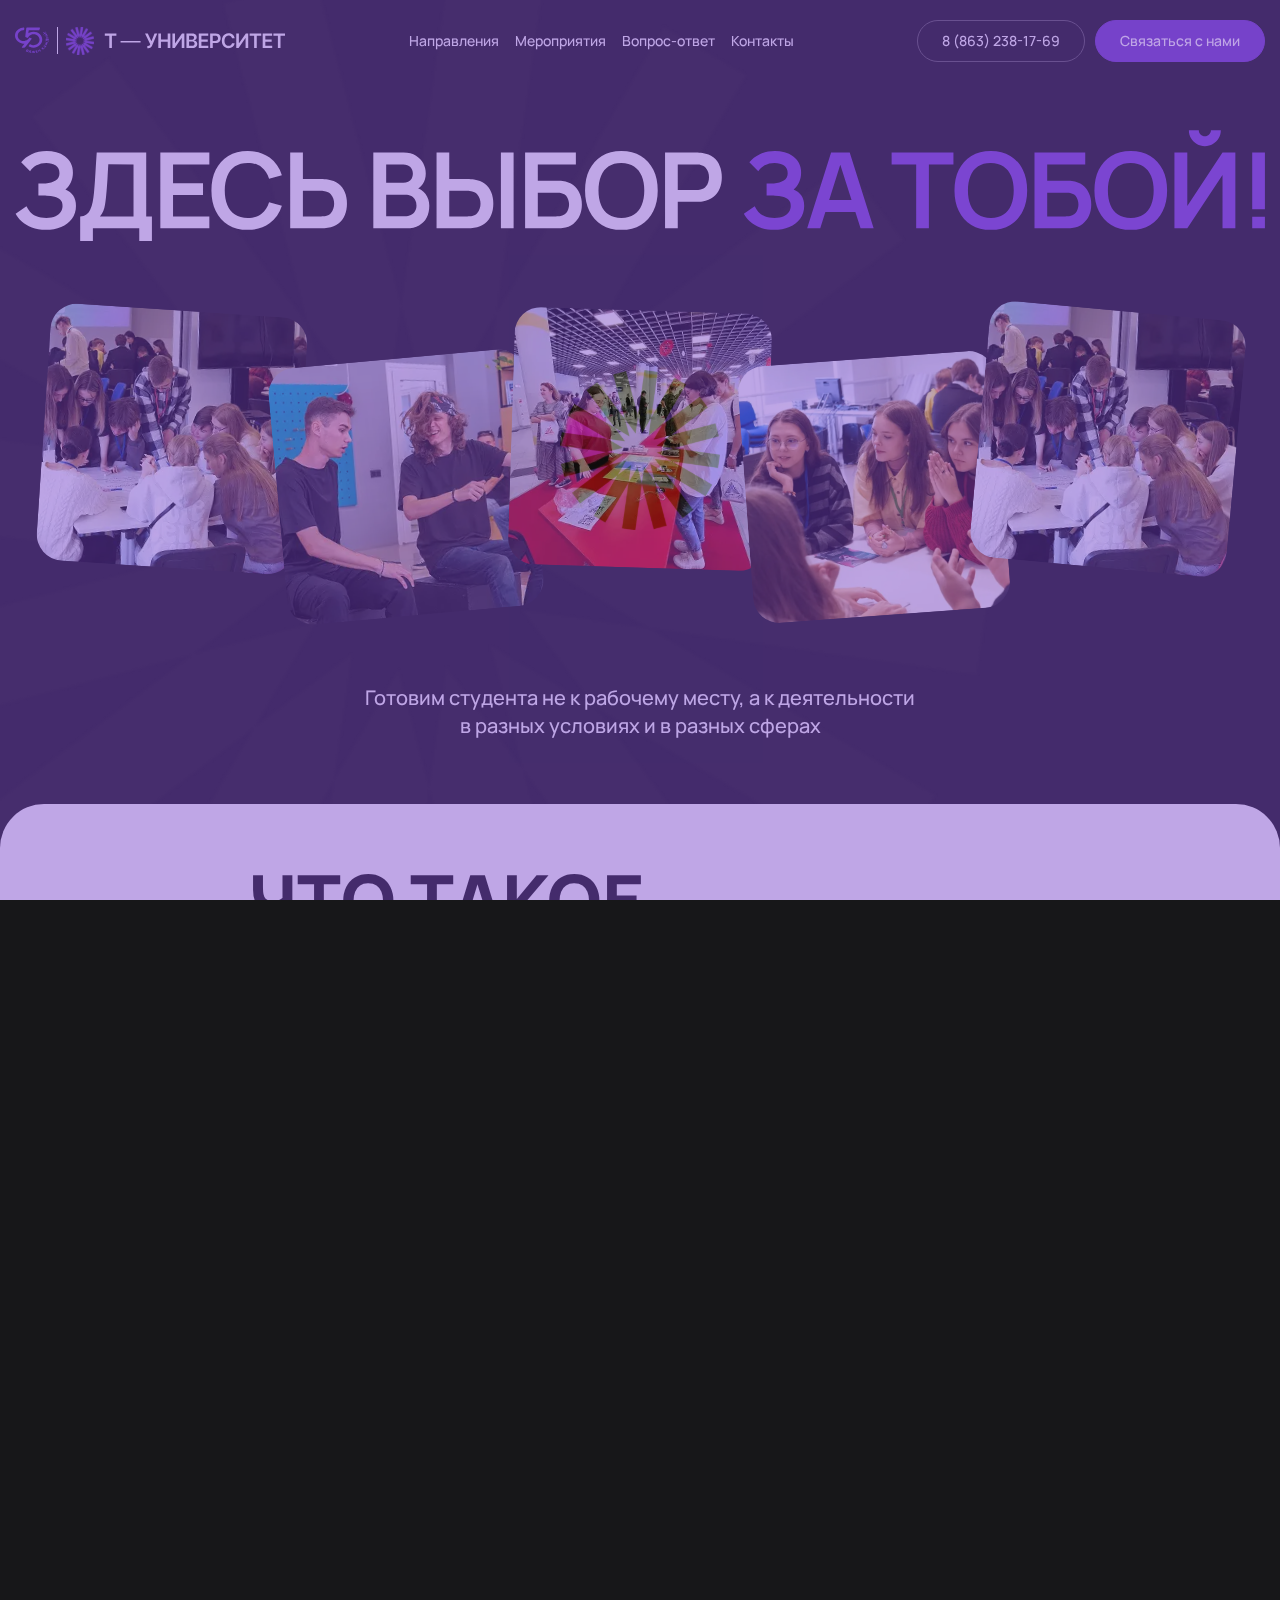
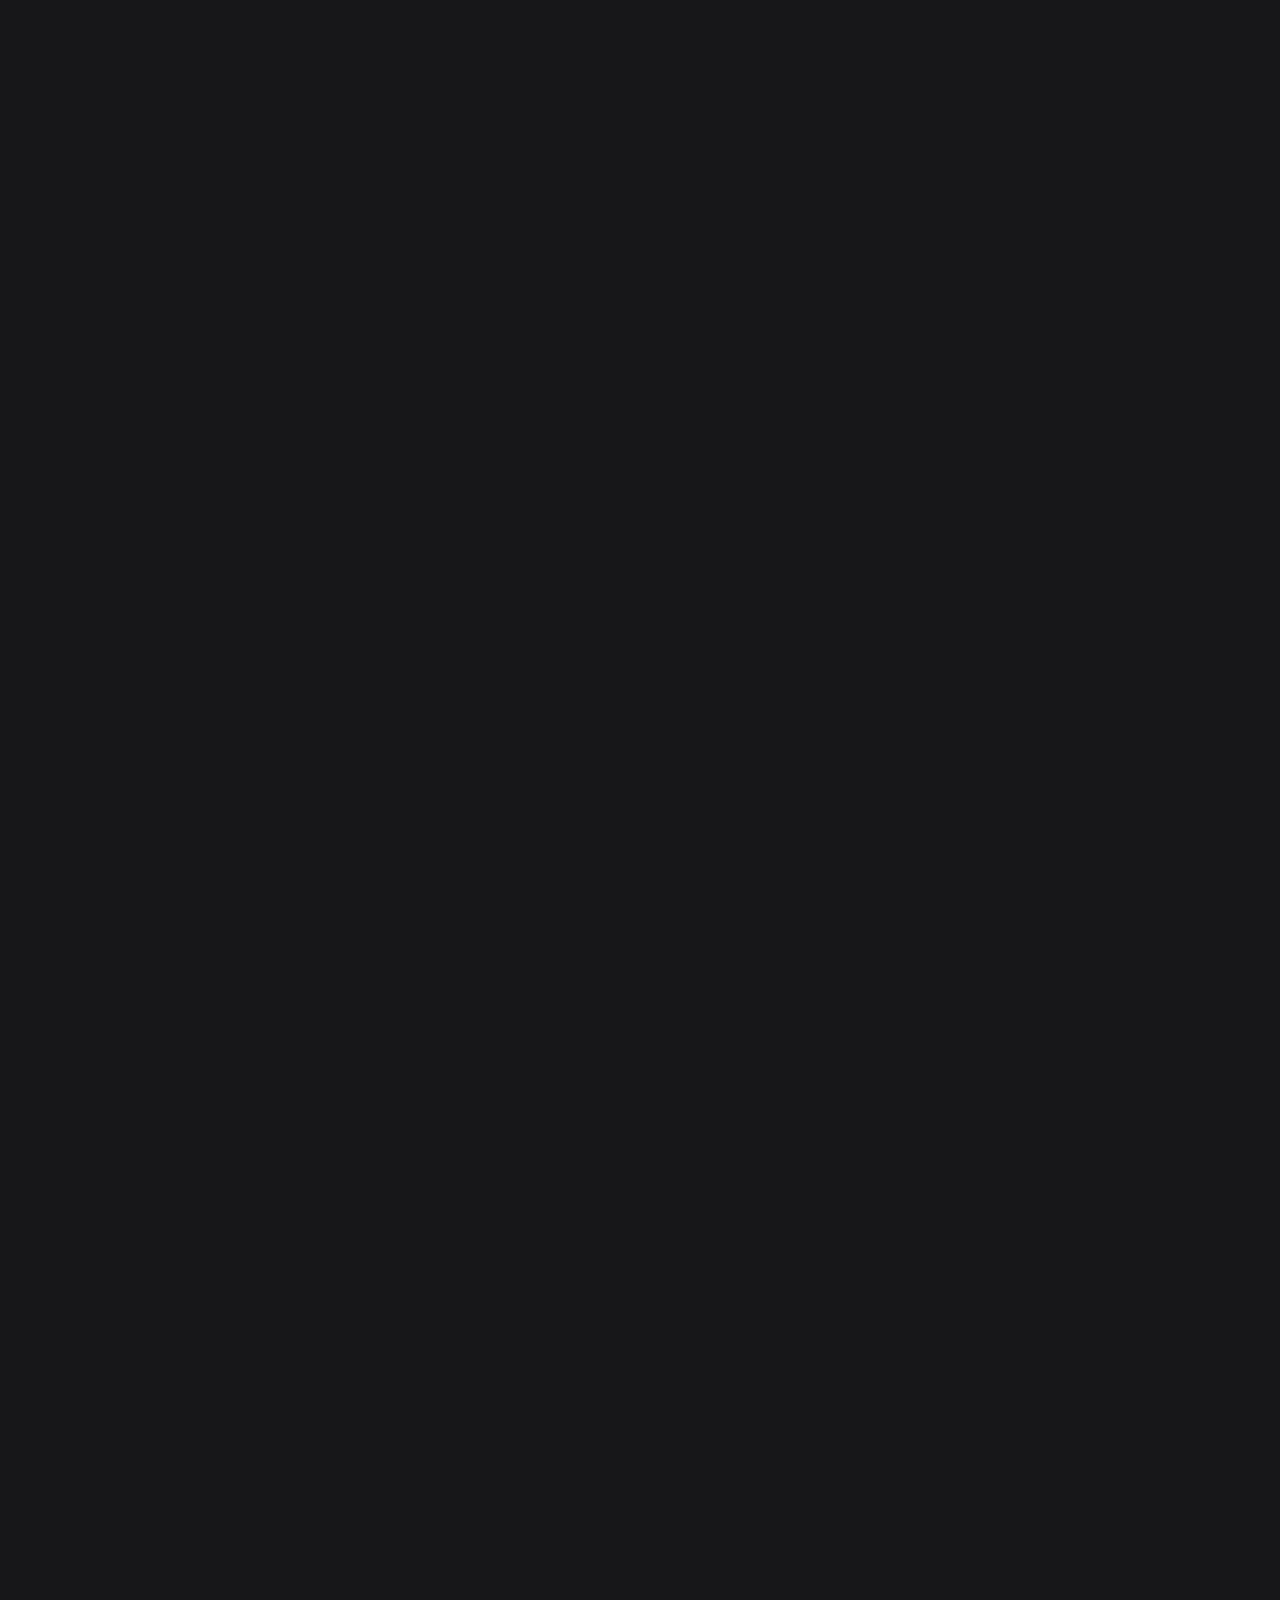
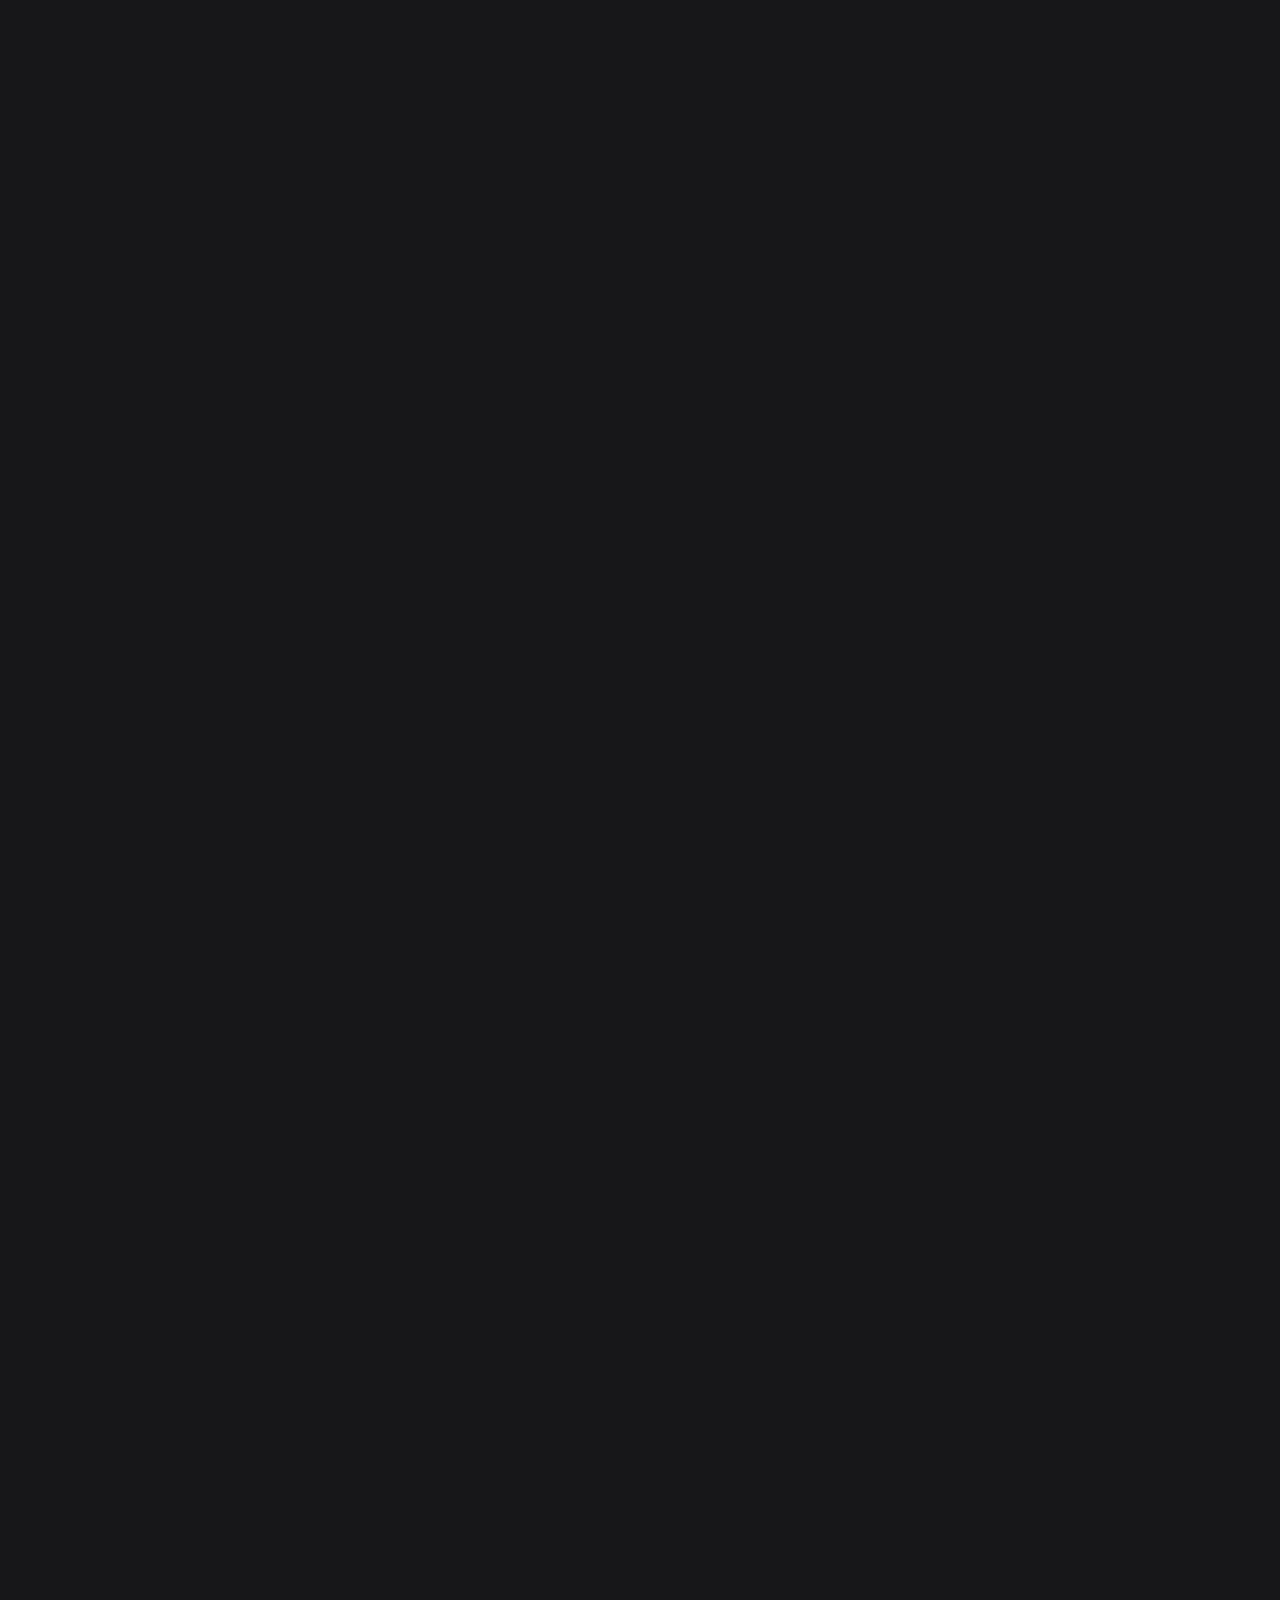
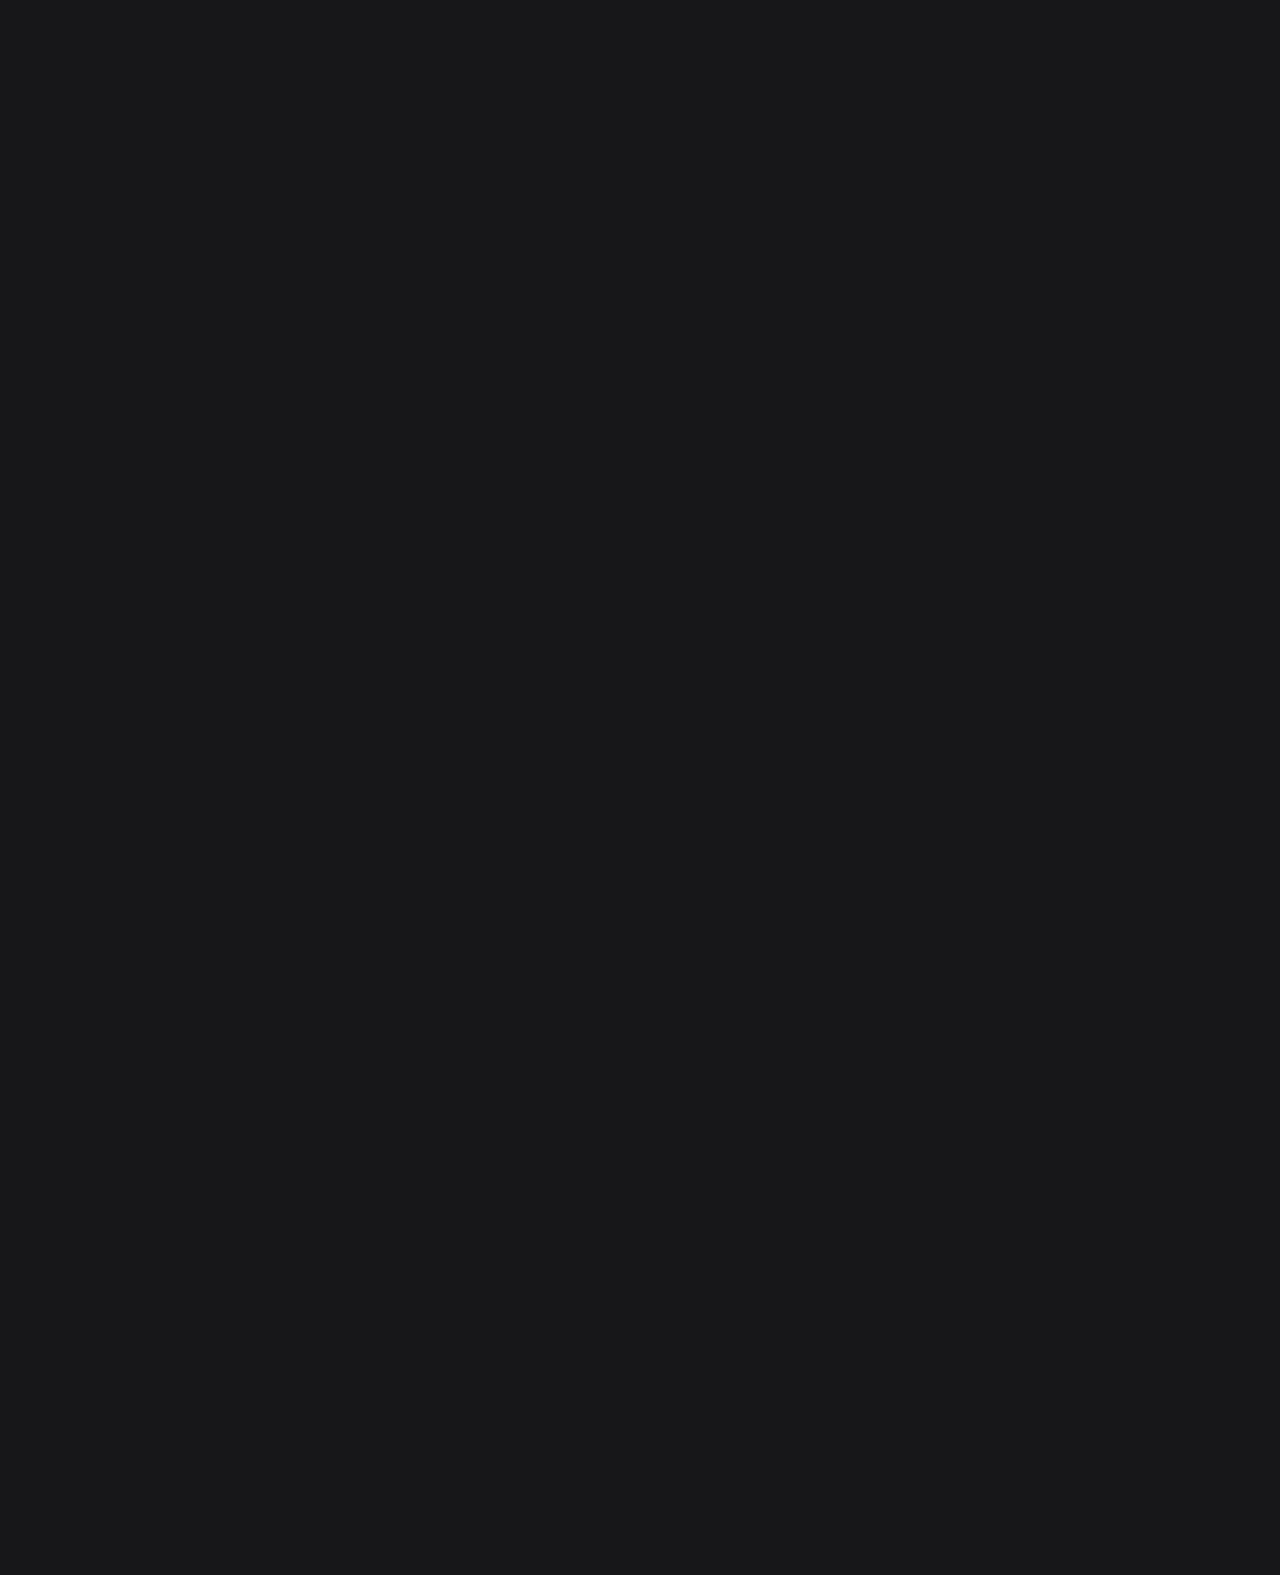
<file: index.html>
<!DOCTYPE html>
<html lang="ru" class="lock">

<head>
	<title>Главная</title>
	<meta charset="UTF-8">
	<meta name="format-detection" content="telephone=no">
	<link rel="stylesheet" href="css/style.min.css?_v=20250621151721">
	<meta name="viewport" content="width=device-width, initial-scale=1.0">
</head>

<body>
	<div id="loader" aria-hidden="true" class="fixed top-0 left-0 w-full h-full bg-purple flex-center z-40">
		<img src="img/star.svg" alt="loader" class="w-40 pointer-events-none animate-spin">
	</div>

	<div class="pointer-events-none cursor-main">
		<div class="hidden fixed top-0 left-0 mix-blend-difference z-[9999999] transition-all duration-[450ms] ease-out cursor__ball--big cursor">
			<svg height="30" width="30">
				<circle cx="15" cy="15" r="12" stroke-width="0" fill="#f7f8fa"></circle>
			</svg>
		</div>

		<div class="hidden fixed top-0 left-0 mix-blend-difference z-[9999999] transition-all duration-100 ease-out cursor__ball--small cursor">
			<svg height="10" width="10">
				<circle cx="5" cy="5" r="4" stroke-width="0" fill="#f7f8fa"></circle>
			</svg>
		</div>
	</div>

	<div id="smooth-wrapper">
		<div id="smooth-content">
			<div class="wrapper gscrollbar-fixer">
				<header class="header py-3.5 xl:py-5 relative">
					<div class="container">
						<div class="flex items-center justify-between max-[890px]:justify-end gap-2.5 menu">
							<a href="index.html" class="max-[890px]:mr-auto flex items-center gap-2 2xlgap-4">
								<img src="img/95.svg" alt="95 лет ДГТУ" class="max-w-6 min-[1100px]:max-w-full 2xl:w-12">
								<div class="h-[20px] min-[1100px]:h-[27px] 2xl:h-[34px] w-[1px] bg-white"></div>
								<img class="max-w-40 min-[1100px]:max-w-full 2xl:w-72" src="img/logo.svg" alt="Т-УНИВЕРСИТЕТ">
							</a>
							<div class="h-0 w-0 bg-purple rounded-full absolute top-[30px] right-[30px] z-[4] origin-center transition-all ease-[cubic-bezier(0.86,0,0.07,1)] duration-[750ms] [.menu-open_&]:w-[2500px] [.menu-open_&]:h-[2500px] [.menu-open_&]:-top-[1000px] [.menu-open_&]:-right-[1000px] min-[890px]:hidden">
							</div>
							<nav class="menu__body relative z-[5] overflow-auto max-[890px]:absolute max-[890px]:top-0 max-[890px]:-right-full max-[890px]:[.menu-open_&]:right-0 max-[890px]:w-full max-[890px]:h-svh max-[890px]:delay-[750ms] max-[890px]:[.menu-open_&]:delay-[0ms] max-[890px]:flex max-[890px]:flex-col max-[890px]:justify-between max-[890px]:pb-4">
								<ul class="flex items-center max-[890px]:flex-col max-[890px]:items-end max-[890px]:pt-16 max-[890px]:pr-4 gap-6 min-[890px]:gap-1.5 md:gap-4 min-[1300px]:gap-12! text-white font-manrope text-3xl min-[890px]:text-xs lg:text-sm min-[1300px]:text-lg! min-[1600px]:text-2xl! header-ul">
									<li class="max-[890px]:mobileMenuList max-[890px]:delay-[250ms] max-[890px]:[.menu-open_&]:delay-[0ms]">
										<a href='#' data-goto='#courses'>Направления</a>
									</li>
									<li class="max-[890px]:mobileMenuList max-[890px]:delay-[200ms] max-[890px]:[.menu-open_&]:delay-[50ms]">
										<a href='#' data-goto='#events'>Мероприятия</a>
									</li>
									<li class="max-[890px]:mobileMenuList max-[890px]:delay-[150ms] max-[890px]:[.menu-open_&]:delay-[100ms]">
										<a href='#' data-goto='#questions'>Вопрос-ответ</a>
									</li>
									<li class="max-[890px]:mobileMenuList max-[890px]:delay-[100ms] max-[890px]:[.menu-open_&]:delay-[150ms]">
										<a href='#' data-goto='#footer'>Контакты</a>
									</li>
								</ul>
							</nav>
							<div class="max-[578px]:mobileMenuList max-[578px]:delay-[50ms] max-[578px]:[.menu-open_&]:delay-[200ms] flex gap-2.5 items-center font-manrope text-xs lg:text-sm 2xl:text-lg  max-[578px]:flex-col max-[578px]:items-end max-[578px]:mt-6 max-[578px]:pr-4" data-da=".menu__body, 577, last">
								<a href="tel:88632381769" class="font-medium text-white rounded-[100px] border border-gray py-2 px-4 lg:py-2.5 lg:px-6 transition duration-100 max-[578px]:bg-white max-[578px]:border-white max-[578px]:text-purple max-[578px]:text-xl max-[578px]:py-1 max-[578px]:font-bold">
									8 (863) 238-17-69
								</a>
								<a href="#" class="font-medium max-[578px]:mobileMenuList max-[578px]:delay-[0ms] max-[578px]:[.menu-open_&]:delay-[250ms] purple-btn max-[578px]:bg-white max-[578px]:border-white max-[578px]:text-purple max-[578px]:text-xl max-[578px]:py-1 max-[578px]:font-bold">Связаться
									с нами</a>
							</div>
							<button type="button" class="menu__icon icon-menu block min-[890px]:hidden relative w-7 h-4 cursor-pointer relative z-[5]
			before:transition-all before:duration-300 before:right-0 before:top-0 before:absolute before:w-full before:h-0.5 before:bg-white [.menu-open_&]:before:top-[calc(50%-1px)] [.menu-open_&]:before:-rotate-45
			after:transition-all after:duration-300 after:right-0 after:bottom-0 after:absolute after:w-full after:h-0.5 after:bg-white [.menu-open_&]:after:bottom-[calc(50%-1px)] [.menu-open_&]:after:rotate-45
			">
								<span class="transition-all duration-300 right-0 top-[calc(50%-1px)] absolute w-full h-0.5 bg-white [.menu-open_&]:w-0"></span>
							</button>
						</div>
					</div>
				</header>
				<main>
					<section class="mt-12 pb-16 relative hero">
						<img src="img/star.svg" alt="Звезда" class="-z-10 absolute -top-16 -left-16 xl:-top-40  xl:-left-40 animate-spin xl:w-6xl max-[701px]:hidden">
						<div class="container">
							<div class="mb-5 min-[701px]:mb-7 pointer-events-none flex justify-center">
								<img src="img/hero-text.svg" alt="ВЫБОР ЗА ТОБОЙ" class="w-full hidden min-[701px]:block">
								<img src="img/hero-text-mobile.svg" alt="ВЫБОР ЗА ТОБОЙ" class="block min-[701px]:hidden">
							</div>
							<div class="hero__slider max-[701px]:overflow-hidden max-[701px]:w-full hero-animation">
								<div class="hero__swiper">
									<div class="hero__slide min-[701px]:rotate-[3.8deg]">
										<picture><source srcset="img/hero/1.webp" type="image/webp"><img src="img/hero/1.png" alt="Image"></picture>
									</div>
									<div class="hero__slide min-[701px]:-rotate-[5.16deg] min-[701px]:translate-y-12">
										<picture><source srcset="img/hero/2.webp" type="image/webp"><img src="img/hero/2.png" alt="Image"></picture>
									</div>
									<div class="hero__slide min-[701px]:rotate-[1.8deg]">
										<picture><source srcset="img/hero/3.webp" type="image/webp"><img src="img/hero/3.png" alt="Image"></picture>
									</div>
									<div class="hero__slide min-[701px]:-rotate-[4.18deg] min-[701px]:translate-y-12">
										<picture><source srcset="img/hero/4.webp" type="image/webp"><img src="img/hero/4.jpg" alt="Image"></picture>
									</div>
									<div class="hero__slide min-[701px]:rotate-[5.23deg]">
										<picture><source srcset="img/hero/1.webp" type="image/webp"><img src="img/hero/1.png" alt="Image"></picture>
									</div>
								</div>
							</div>
							<div class="hero__pagination pagination min-[701px]:hidden"></div>
							<p class="hero-text text-center mt-5 min-[701px]:mt-24 xl:mt-32 font-manrope font-medium text-sm sm:text-base xl:text-xl">
								Готовим студента не к рабочему месту, а к деятельности <br> в разных условиях и в разных сферах
							</p>
						</div>
					</section>
					<section id="about" class="bg-white text-primary rounded-[44px] pt-10 sm:pt-16 pb-10 relative
			before:absolute before:w-full before:h-10 before:bottom-0 before:left-0 before:bg-purple before:z-[-1]">
						<div class="container flex flex-col items-center">
							<h2 class="text-2xl/6 sm:text-4xl/8 md:text-5xl/10 lg:text-7xl/16 font-extrabold flex flex-col items-center min-[450px]:items-start">
								<span>ЧТО ТАКОЕ</span>
								<span class="min-[450px]:self-end min-[450px]:ml-12 md:ml-16 lg:ml-24">Т — УНИВЕРСИТЕТ?</span>
							</h2>
							<div class="mt-8 flex flex-col gap-3.5 sm:max-w-[390px] md:max-w-[530px] lg:max-w-[780px] text-sm md:text-base lg:text-xl font-semibold text-center sm:text-left sm:pl-12 md:pl-16 lg:pl-24">
								<p>
									Это новая модель образования, которая делает из тебя не просто специалиста, а универсального
									профессионала. Ты
									развиваешь <span class="text-purple">
										креативность, критическое мышление, коммуникационные навыки и учишься работать в
										команде
									</span>, получаешь глубокие
									знания в твоей профессиональной сфере, которые делают тебя сильным специалистом!
								</p>
								<p>
									Но главное – здесь ты не просто сидишь на лекциях. Т — Университет – это <span class="text-purple">
										практика, реальные
										проекты и работа с
										индустриальными партнерами
									</span> уже во время учебы!
								</p>
							</div>
							<div class="w-full mt-10 grid gap-5 grid-cols-1 sm:grid-cols-2 lg:grid-cols-4">
								<div class="border border-primary rounded-2xl md:rounded-4xl max-md:pt-2 px-4 py-3">
									<p class="font-extrabold text-5xl md:text-6xl min-[1380px]:text-8xl!">
										<span class="number-animation">95</span>%
									</p>
									<p class="mt-2.5 font-semibold text-sm md:text-base min-[1380px]:text-lg!">
										уровень трудоустройства выпускников спустя полгода после окончания университета
									</p>
								</div>
								<div class="border border-primary rounded-2xl md:rounded-4xl max-md:pt-2 px-4 py-3">
									<p class="font-extrabold text-5xl md:text-6xl min-[1380px]:text-8xl!">
										<span class="number-animation">1800</span>+
									</p>
									<p class="mt-2.5 font-semibold text-sm md:text-base min-[1380px]:text-lg!">
										выпускников основных образовательных программ
									</p>
								</div>
								<div class="border border-primary rounded-2xl md:rounded-4xl max-md:pt-2 px-4 py-3">
									<p class="font-extrabold text-5xl md:text-6xl min-[1380px]:text-8xl!">
										<span class="number-animation">700</span>+
									</p>
									<p class="mt-2.5 font-semibold text-sm md:text-base min-[1380px]:text-lg!">
										уроуровень трудоустройства выпускников спустя полгода после окончания университета
									</p>
								</div>
								<div class="border border-primary rounded-2xl md:rounded-4xl max-md:pt-2 px-4 py-3">
									<p class="font-extrabold text-5xl md:text-6xl min-[1380px]:text-8xl!">
										<span class="number-animation">100</span>+
									</p>
									<p class="mt-2.5 font-semibold text-sm md:text-base min-[1380px]:text-lg!">
										преподавателей и&nbsp;исследователей
									</p>
								</div>
							</div>
							<a href="#" class="purple-btn mt-5 self-stretch text-center py-4">Читать подробнее</a>
						</div>
					</section>
					<section id="courses" class="bg-purple pt-8 md:pt-16 pb-6 md:pb-14 rounded-b-[44px] relative overflow-hidden">
						<img src="img/star-purple.svg" alt="Звезда" class=" absolute top-80 -left-16 xl:top-[650px] -translate-y-1/2 xl:-left-40 animate-spin xl:w-6xl max-[701px]:hidden">
						<div class="container flex flex-col relative z-[1]">
							<h2 class="title self-center">НАШИ НАПРАВЛЕНИЯ</h2>
							<div class="grid min-[800px]:grid-cols-[1.5fr_3fr] lg:grid-cols-[1fr_3fr] gap-5 items-start mt-8">
								<div class="bg-white text-primary rounded-4xl px-5 pb-4 sm:pb-5 flex flex-col">
									<div data-spollers data-spollers-speed class="filter-spoller mb-4 sm:mb-5">
										<div class="filter-item">
											<button type="button" data-spoller class="filter-btn link-alike">
												Уровень образования
												<div>
													<img src="img/arrow.svg" alt="arrow">
												</div>
											</button>
											<div class="pb-5">
												<div class="checkbox flex flex-col gap-1.5">
													<label class="checkbox__label link-alike">
														<input data-error="" class="checkbox__input" type="checkbox" value="1" name="form[]">
														<span class="checkbox__text">
															Бакалавриат
														</span>
													</label>
													<label class="checkbox__label link-alike">
														<input data-error="" class="checkbox__input" type="checkbox" value="1" name="form[]">
														<span class="checkbox__text">
															Магистратура
														</span>
													</label>
												</div>
											</div>
										</div>
										<div class="filter-item">
											<button type="button" data-spoller class="filter-btn link-alike">
												Экзамены для поступления
												<div>
													<img src="img/arrow.svg" alt="arrow">
												</div>
											</button>
											<div>Контент спойлера</div>
										</div>
										<div class="filter-item">
											<button type="button" data-spoller class="filter-btn link-alike">
												Направление подготовки
												<div>
													<img src="img/arrow.svg" alt="arrow">
												</div>
											</button>
											<div>Контент спойлера</div>
										</div>
									</div>
									<button class="link-alike text-center text-purple font-semibold text-sm xl:text-base 2xl:text-lg">Сбросить</button>
								</div>
								<div data-showmore="items" class="flex flex-col items-center">
									<div data-showmore-wrapper class="w-full">
										<div data-showmore-content="3" class="grid gap-2.5 sm:gap-5 grid-cols-1 min-[550px]:grid-cols-2 lg:grid-cols-3 auto-rows-[1fr]">
											<a href="course.html" class="course-card">
												<div class="course-info">
													<p>бакалавриат</p>
													<p>08.03.01</p>
												</div>
												<p class="course-title">
													Машинное обучение и искусственный интеллект
												</p>
											</a>
											<a href="course.html" class="course-card">
												<div class="course-info">
													<p>бакалавриат</p>
													<p>08.03.01</p>
												</div>
												<p class="course-title">
													Интерактивные медиа и дизайн
												</p>
											</a>
											<a href="course.html" class="course-card">
												<div class="course-info">
													<p>бакалавриат</p>
													<p>08.03.01</p>
												</div>
												<p class="course-title">
													Перевод, ЛИНГВИСТИКА и межкультурная коммуникация
												</p>
											</a>
											<a href="course.html" class="course-card">
												<div class="course-info">
													<p>Магистратура</p>
													<p>08.03.01</p>
												</div>
												<p class="course-title">
													Международный бизнес
												</p>
											</a>
											<a href="course.html" class="course-card">
												<div class="course-info">
													<p>бакалавриат</p>
													<p>08.03.01</p>
												</div>
												<p class="course-title">
													Цифровое городское планирование и управление недвижимостью
												</p>
											</a>
											<a href="course.html" class="course-card">
												<div class="course-info">
													<p>Магистратура</p>
													<p>08.03.01</p>
												</div>
												<p class="course-title">
													Разработка игр и прикладных программ
												</p>
											</a>
											<a href="course.html" class="course-card">
												<div class="course-info">
													<p>бакалавриат</p>
													<p>08.03.01</p>
												</div>
												<p class="course-title">
													Транспортная инженерия
												</p>
											</a>
											<a href="course.html" class="course-card">
												<div class="course-info">
													<p>бакалавриат</p>
													<p>08.03.01</p>
												</div>
												<p class="course-title">
													Интеллектуальные транспортные системы
												</p>
											</a>
											<a href="course.html" class="course-card">
												<div class="course-info">
													<p>бакалавриат</p>
													<p>08.03.01</p>
												</div>
												<p class="course-title">
													Цифровое гражданское строительство
												</p>
											</a>
											<a href="course.html" class="course-card">
												<div class="course-info">
													<p>бакалавриат</p>
													<p>08.03.01</p>
												</div>
												<p class="course-title">
													Налоги и бизнес в цифровой экономике
												</p>
											</a>
											<a href="course.html" class="course-card">
												<div class="course-info">
													<p>Магистратура</p>
													<p>08.03.01</p>
												</div>
												<p class="course-title">
													Беспилотные системы и технологии
												</p>
											</a>
											<a href="course.html" class="course-card">
												<div class="course-info">
													<p>бакалавриат</p>
													<p>08.03.01</p>
												</div>
												<p class="course-title">
													Управление цифровой трансформацией
												</p>
											</a>
											<a href="course.html" class="course-card">
												<div class="course-info">
													<p>бакалавриат</p>
													<p>08.03.01</p>
												</div>
												<p class="course-title">
													Технологии Индустрии 4.0 и управление инновационными проектами
												</p>
											</a>
											<a href="course.html" class="course-card">
												<div class="course-info">
													<p>бакалавриат</p>
													<p>08.03.01</p>
												</div>
												<p class="course-title">
													Приборостроение
												</p>
											</a>
											<a href="course.html" class="course-card">
												<div class="course-info">
													<p>Магистратура</p>
													<p>08.03.01</p>
												</div>
												<p class="course-title">
													Веб-разработка
												</p>
											</a>
											<a href="course.html" class="course-card">
												<div class="course-info">
													<p>бакалавриат</p>
													<p>08.03.01</p>
												</div>
												<p class="course-title">
													IT-специалист для бизнеса
												</p>
											</a>
										</div>
									</div>
									<button data-showmore-button type="button" class="mt-5 block__more link-alike text-purple font-bold bg-white rounded-[100px] py-4 max-sm:px-6 w-auto sm:w-[calc(33.333%-10px)] flex justify-center">
										<span>Показать еще</span>
										<span>Скрыть</span>
									</button>
								</div>
							</div>
						</div>
					</section>
					<section id="events" class="mt-10 min-[400px]:mt-14 pb-20 relative">
						<img src="img/star.svg" alt="Звезда" class="-z-10 absolute top-52 -left-16 xl:top-40  xl:-left-40 animate-spin xl:w-5xl max-[701px]:hidden">
						<div class="container events">
							<div class="flex flex-col items-center">
								<h2 class="max-w-[950px] mx-auto uppercase text-center text-3xl/8 sm:text-4xl/8 md:text-5xl/10 lg:text-7xl/16 font-extrabold flex flex-col items-center min-[450px]:items-start text-white">
									<span>приходи на</span>
									<span class="min-[450px]:self-end min-[450px]:ml-14 md:ml-20 lg:ml-32 text-purple">наши
										мероприятия</span>
								</h2>
							</div>
							<div class="events__slider mt-5 md:mt-10 relative">
								<div class="events__swiper">
									<div class="events__slide slide-card">
										<div class="card-top-info">
											<p>16 фев 11:00</p>
											<p>Пл. Гагарина 1, корпус №8, аудитория 8-433</p>
										</div>
										<p class="card-title">
											День Т. Образовательный интенсив. <br> Один день из
											обучения студента <br> Т — университета
										</p>
										<p class="card-text">
											Ты проживешь один день, как студент Т—университета: увидишь, что значит современный
											подход в обучении, поучаствуешь в
											проектной деятельности и сможешь понять, почему наш институт подходит именно тебе.
										</p>
										<a href="#" class="card-btn">Зарегистрироваться</a>
									</div>
									<div class="events__slide slide-card">
										<div class="card-top-info">
											<p>14 окт 2024 – 28 фев 2025</p>
											<p>Пл. Гагарина 1, главный корпус</p>
										</div>
										<p class="card-title">
											Олимпиада «Я – бакалавр» для обучающихся 5-11-х классов
										</p>
										<p class="card-text">
											Приглашаем обучающихся 5-11-х классов принять участие в уникальной олимпиаде «Я –
											бакалавр»,
											которая пройдет в Донском
											государственном техническом университете и университетах Российской Федерации.
										</p>
										<a href="#" class="card-btn">Зарегистрироваться</a>
									</div>
									<div class="events__slide slide-card">
										<div class="card-top-info">
											<p>16 фев 11:00</p>
											<p>Пл. Гагарина 1, корпус №8, аудитория 8-433</p>
										</div>
										<p class="card-title">
											День Т. Образовательный интенсив. <br> Один день из
											обучения студента <br> Т — университета
										</p>
										<p class="card-text">
											Ты проживешь один день, как студент Т—университета: увидишь, что значит современный
											подход в обучении, поучаствуешь в
											проектной деятельности и сможешь понять, почему наш институт подходит именно тебе.
										</p>
										<a href="#" class="card-btn">Зарегистрироваться</a>
									</div>
									<div class="events__slide slide-card">
										<div class="card-top-info">
											<p>14 окт 2024 – 28 фев 2025</p>
											<p>Пл. Гагарина 1, главный корпус</p>
										</div>
										<p class="card-title">
											Олимпиада «Я – бакалавр» для обучающихся 5-11-х классов
										</p>
										<p class="card-text">
											Приглашаем обучающихся 5-11-х классов принять участие в уникальной олимпиаде «Я –
											бакалавр»,
											которая пройдет в Донском
											государственном техническом университете и университетах Российской Федерации.
										</p>
										<a href="#" class="card-btn">Зарегистрироваться</a>
									</div>
								</div>
								<div class="hidden md:flex gap-1 absolute left-0 xl:left-auto xl:right-0 -top-16 xl:-top-[94px]">
									<button class="link-alike hover:bg-green duration-500 w-10 h-10 xl:w-[54px] xl:h-[54px] rounded-full bg-white flex-center before:text-primary before:text-xl xl:before:text-2xl before:rotate-180 events__nav-prev _icon-arrow">
									</button>
									<button class="link-alike hover:bg-green duration-500 w-10 h-10 xl:w-[54px] xl:h-[54px] rounded-full bg-white flex-center before:text-primary before:text-xl xl:before:text-2xl events__nav-next _icon-arrow">
									</button>
								</div>
								<div class="events__pagination pagination md:hidden"></div>
							</div>
						</div>
					</section>
					<section class="mb-10 min-[701px]:mb-28 images-animation">
						<div class="container flex flex-col items-center">
							<h2 class="title">фотогалерея</h2>
							<div data-showmore="items" class="mt-8 w-full flex flex-col items-center">
								<div data-showmore-wrapper>
									<div data-showmore-content="2" class="w-full grid grid-cols-2 md:grid-cols-3 lg:grid-cols-4 gap-2.5 sm:gap-5">
										<a href="img/hero/1.png" class="gallery-img">
											<div class="arrow-hover__arrow">
												<div class="arrow-hover__arrow-blur"></div>
												<svg xmlns="http://www.w3.org/2000/svg" viewBox="0 0 1024 1024">
													<path fill="white" d="M486 192.012c-90.46 6.911-170.129 47.324-226.271 114.777-67.434 81.022-90.562 194.483-60.571 297.142 35.398 121.164 138.377 209.571 267.12 229.321 21.129 3.242 72.7 3.212 93.161-.054 74.916-11.957 138.619-44.721 188.796-97.103 150.267-156.872 106.911-413.729-86.18-510.567-52.702-26.432-114.583-38.212-176.055-33.516m1.5 11.625c-1.65.186-7.725.836-13.5 1.444C306.463 222.733 184.947 370.012 198.906 538.5c14.921 180.099 180.723 309.667 361.439 282.45C695.269 800.63 801.433 695.126 822.927 560c25.18-158.295-75.488-309.753-231.267-347.951-29.933-7.34-78.7-11.278-104.16-8.412m95.53 153.333c-2.905 2.905-2.631 7.412.605 9.957 2.549 2.005 3.75 2.073 36.778 2.073h34.142l-58.277 58.276c-62.529 62.526-60.7 60.375-56.205 66.089 4.962 6.309 2.805 8.109 66.608-55.58L665 379.571v67.284l2.635 2.072c3.148 2.477 5.161 2.605 8.142.516l2.223-1.556v-86.775l-2.413-2.806-2.412-2.806-44.058-.28c-43.133-.274-44.099-.238-46.087 1.75M486.5 538.977c-1.1.467-28.663 27.568-61.25 60.222L366 658.572v-37.286c0-35.953-.072-37.358-2-39.286-2.398-2.398-5.746-2.567-8.777-.443L353 583.113v90.041l2.923 2.923 2.923 2.923h45.006c49.784 0 48.148.217 48.148-6.38 0-7.4 1.36-7.158-38.17-6.798l-35.33.321 58.75-58.841c64.361-64.461 62.488-62.217 56.115-67.229-2.853-2.244-3.806-2.396-6.865-1.096" fill-rule="evenodd" />
												</svg>
											</div>
											<picture><source srcset="img/hero/1.webp" type="image/webp"><img src="img/hero/1.png" alt="Image"></picture>
										</a>
										<a href="img/hero/2.png" class="gallery-img">
											<div class="arrow-hover__arrow">
												<div class="arrow-hover__arrow-blur"></div>
												<svg xmlns="http://www.w3.org/2000/svg" viewBox="0 0 1024 1024">
													<path fill="white" d="M486 192.012c-90.46 6.911-170.129 47.324-226.271 114.777-67.434 81.022-90.562 194.483-60.571 297.142 35.398 121.164 138.377 209.571 267.12 229.321 21.129 3.242 72.7 3.212 93.161-.054 74.916-11.957 138.619-44.721 188.796-97.103 150.267-156.872 106.911-413.729-86.18-510.567-52.702-26.432-114.583-38.212-176.055-33.516m1.5 11.625c-1.65.186-7.725.836-13.5 1.444C306.463 222.733 184.947 370.012 198.906 538.5c14.921 180.099 180.723 309.667 361.439 282.45C695.269 800.63 801.433 695.126 822.927 560c25.18-158.295-75.488-309.753-231.267-347.951-29.933-7.34-78.7-11.278-104.16-8.412m95.53 153.333c-2.905 2.905-2.631 7.412.605 9.957 2.549 2.005 3.75 2.073 36.778 2.073h34.142l-58.277 58.276c-62.529 62.526-60.7 60.375-56.205 66.089 4.962 6.309 2.805 8.109 66.608-55.58L665 379.571v67.284l2.635 2.072c3.148 2.477 5.161 2.605 8.142.516l2.223-1.556v-86.775l-2.413-2.806-2.412-2.806-44.058-.28c-43.133-.274-44.099-.238-46.087 1.75M486.5 538.977c-1.1.467-28.663 27.568-61.25 60.222L366 658.572v-37.286c0-35.953-.072-37.358-2-39.286-2.398-2.398-5.746-2.567-8.777-.443L353 583.113v90.041l2.923 2.923 2.923 2.923h45.006c49.784 0 48.148.217 48.148-6.38 0-7.4 1.36-7.158-38.17-6.798l-35.33.321 58.75-58.841c64.361-64.461 62.488-62.217 56.115-67.229-2.853-2.244-3.806-2.396-6.865-1.096" fill-rule="evenodd" />
												</svg>
											</div>
											<picture><source srcset="img/hero/2.webp" type="image/webp"><img src="img/hero/2.png" alt="Image"></picture>
										</a>
										<a href="img/hero/3.png" class="gallery-img">
											<div class="arrow-hover__arrow">
												<div class="arrow-hover__arrow-blur"></div>
												<svg xmlns="http://www.w3.org/2000/svg" viewBox="0 0 1024 1024">
													<path fill="white" d="M486 192.012c-90.46 6.911-170.129 47.324-226.271 114.777-67.434 81.022-90.562 194.483-60.571 297.142 35.398 121.164 138.377 209.571 267.12 229.321 21.129 3.242 72.7 3.212 93.161-.054 74.916-11.957 138.619-44.721 188.796-97.103 150.267-156.872 106.911-413.729-86.18-510.567-52.702-26.432-114.583-38.212-176.055-33.516m1.5 11.625c-1.65.186-7.725.836-13.5 1.444C306.463 222.733 184.947 370.012 198.906 538.5c14.921 180.099 180.723 309.667 361.439 282.45C695.269 800.63 801.433 695.126 822.927 560c25.18-158.295-75.488-309.753-231.267-347.951-29.933-7.34-78.7-11.278-104.16-8.412m95.53 153.333c-2.905 2.905-2.631 7.412.605 9.957 2.549 2.005 3.75 2.073 36.778 2.073h34.142l-58.277 58.276c-62.529 62.526-60.7 60.375-56.205 66.089 4.962 6.309 2.805 8.109 66.608-55.58L665 379.571v67.284l2.635 2.072c3.148 2.477 5.161 2.605 8.142.516l2.223-1.556v-86.775l-2.413-2.806-2.412-2.806-44.058-.28c-43.133-.274-44.099-.238-46.087 1.75M486.5 538.977c-1.1.467-28.663 27.568-61.25 60.222L366 658.572v-37.286c0-35.953-.072-37.358-2-39.286-2.398-2.398-5.746-2.567-8.777-.443L353 583.113v90.041l2.923 2.923 2.923 2.923h45.006c49.784 0 48.148.217 48.148-6.38 0-7.4 1.36-7.158-38.17-6.798l-35.33.321 58.75-58.841c64.361-64.461 62.488-62.217 56.115-67.229-2.853-2.244-3.806-2.396-6.865-1.096" fill-rule="evenodd" />
												</svg>
											</div>
											<picture><source srcset="img/hero/3.webp" type="image/webp"><img src="img/hero/3.png" alt="Image"></picture>
										</a>
										<a href="img/hero/4.jpg" class="gallery-img">
											<div class="arrow-hover__arrow">
												<div class="arrow-hover__arrow-blur"></div>
												<svg xmlns="http://www.w3.org/2000/svg" viewBox="0 0 1024 1024">
													<path fill="white" d="M486 192.012c-90.46 6.911-170.129 47.324-226.271 114.777-67.434 81.022-90.562 194.483-60.571 297.142 35.398 121.164 138.377 209.571 267.12 229.321 21.129 3.242 72.7 3.212 93.161-.054 74.916-11.957 138.619-44.721 188.796-97.103 150.267-156.872 106.911-413.729-86.18-510.567-52.702-26.432-114.583-38.212-176.055-33.516m1.5 11.625c-1.65.186-7.725.836-13.5 1.444C306.463 222.733 184.947 370.012 198.906 538.5c14.921 180.099 180.723 309.667 361.439 282.45C695.269 800.63 801.433 695.126 822.927 560c25.18-158.295-75.488-309.753-231.267-347.951-29.933-7.34-78.7-11.278-104.16-8.412m95.53 153.333c-2.905 2.905-2.631 7.412.605 9.957 2.549 2.005 3.75 2.073 36.778 2.073h34.142l-58.277 58.276c-62.529 62.526-60.7 60.375-56.205 66.089 4.962 6.309 2.805 8.109 66.608-55.58L665 379.571v67.284l2.635 2.072c3.148 2.477 5.161 2.605 8.142.516l2.223-1.556v-86.775l-2.413-2.806-2.412-2.806-44.058-.28c-43.133-.274-44.099-.238-46.087 1.75M486.5 538.977c-1.1.467-28.663 27.568-61.25 60.222L366 658.572v-37.286c0-35.953-.072-37.358-2-39.286-2.398-2.398-5.746-2.567-8.777-.443L353 583.113v90.041l2.923 2.923 2.923 2.923h45.006c49.784 0 48.148.217 48.148-6.38 0-7.4 1.36-7.158-38.17-6.798l-35.33.321 58.75-58.841c64.361-64.461 62.488-62.217 56.115-67.229-2.853-2.244-3.806-2.396-6.865-1.096" fill-rule="evenodd" />
												</svg>
											</div>
											<picture><source srcset="img/hero/4.webp" type="image/webp"><img src="img/hero/4.jpg" alt="Image"></picture>
										</a>
										<a href="img/hero/1.png" class="gallery-img">
											<div class="arrow-hover__arrow">
												<div class="arrow-hover__arrow-blur"></div>
												<svg xmlns="http://www.w3.org/2000/svg" viewBox="0 0 1024 1024">
													<path fill="white" d="M486 192.012c-90.46 6.911-170.129 47.324-226.271 114.777-67.434 81.022-90.562 194.483-60.571 297.142 35.398 121.164 138.377 209.571 267.12 229.321 21.129 3.242 72.7 3.212 93.161-.054 74.916-11.957 138.619-44.721 188.796-97.103 150.267-156.872 106.911-413.729-86.18-510.567-52.702-26.432-114.583-38.212-176.055-33.516m1.5 11.625c-1.65.186-7.725.836-13.5 1.444C306.463 222.733 184.947 370.012 198.906 538.5c14.921 180.099 180.723 309.667 361.439 282.45C695.269 800.63 801.433 695.126 822.927 560c25.18-158.295-75.488-309.753-231.267-347.951-29.933-7.34-78.7-11.278-104.16-8.412m95.53 153.333c-2.905 2.905-2.631 7.412.605 9.957 2.549 2.005 3.75 2.073 36.778 2.073h34.142l-58.277 58.276c-62.529 62.526-60.7 60.375-56.205 66.089 4.962 6.309 2.805 8.109 66.608-55.58L665 379.571v67.284l2.635 2.072c3.148 2.477 5.161 2.605 8.142.516l2.223-1.556v-86.775l-2.413-2.806-2.412-2.806-44.058-.28c-43.133-.274-44.099-.238-46.087 1.75M486.5 538.977c-1.1.467-28.663 27.568-61.25 60.222L366 658.572v-37.286c0-35.953-.072-37.358-2-39.286-2.398-2.398-5.746-2.567-8.777-.443L353 583.113v90.041l2.923 2.923 2.923 2.923h45.006c49.784 0 48.148.217 48.148-6.38 0-7.4 1.36-7.158-38.17-6.798l-35.33.321 58.75-58.841c64.361-64.461 62.488-62.217 56.115-67.229-2.853-2.244-3.806-2.396-6.865-1.096" fill-rule="evenodd" />
												</svg>
											</div>
											<picture><source srcset="img/hero/1.webp" type="image/webp"><img src="img/hero/1.png" alt="Image"></picture>
										</a>
										<a href="img/hero/2.png" class="gallery-img">
											<div class="arrow-hover__arrow">
												<div class="arrow-hover__arrow-blur"></div>
												<svg xmlns="http://www.w3.org/2000/svg" viewBox="0 0 1024 1024">
													<path fill="white" d="M486 192.012c-90.46 6.911-170.129 47.324-226.271 114.777-67.434 81.022-90.562 194.483-60.571 297.142 35.398 121.164 138.377 209.571 267.12 229.321 21.129 3.242 72.7 3.212 93.161-.054 74.916-11.957 138.619-44.721 188.796-97.103 150.267-156.872 106.911-413.729-86.18-510.567-52.702-26.432-114.583-38.212-176.055-33.516m1.5 11.625c-1.65.186-7.725.836-13.5 1.444C306.463 222.733 184.947 370.012 198.906 538.5c14.921 180.099 180.723 309.667 361.439 282.45C695.269 800.63 801.433 695.126 822.927 560c25.18-158.295-75.488-309.753-231.267-347.951-29.933-7.34-78.7-11.278-104.16-8.412m95.53 153.333c-2.905 2.905-2.631 7.412.605 9.957 2.549 2.005 3.75 2.073 36.778 2.073h34.142l-58.277 58.276c-62.529 62.526-60.7 60.375-56.205 66.089 4.962 6.309 2.805 8.109 66.608-55.58L665 379.571v67.284l2.635 2.072c3.148 2.477 5.161 2.605 8.142.516l2.223-1.556v-86.775l-2.413-2.806-2.412-2.806-44.058-.28c-43.133-.274-44.099-.238-46.087 1.75M486.5 538.977c-1.1.467-28.663 27.568-61.25 60.222L366 658.572v-37.286c0-35.953-.072-37.358-2-39.286-2.398-2.398-5.746-2.567-8.777-.443L353 583.113v90.041l2.923 2.923 2.923 2.923h45.006c49.784 0 48.148.217 48.148-6.38 0-7.4 1.36-7.158-38.17-6.798l-35.33.321 58.75-58.841c64.361-64.461 62.488-62.217 56.115-67.229-2.853-2.244-3.806-2.396-6.865-1.096" fill-rule="evenodd" />
												</svg>
											</div>
											<picture><source srcset="img/hero/2.webp" type="image/webp"><img src="img/hero/2.png" alt="Image"></picture>
										</a>
										<a href="img/hero/3.png" class="gallery-img">
											<div class="arrow-hover__arrow">
												<div class="arrow-hover__arrow-blur"></div>
												<svg xmlns="http://www.w3.org/2000/svg" viewBox="0 0 1024 1024">
													<path fill="white" d="M486 192.012c-90.46 6.911-170.129 47.324-226.271 114.777-67.434 81.022-90.562 194.483-60.571 297.142 35.398 121.164 138.377 209.571 267.12 229.321 21.129 3.242 72.7 3.212 93.161-.054 74.916-11.957 138.619-44.721 188.796-97.103 150.267-156.872 106.911-413.729-86.18-510.567-52.702-26.432-114.583-38.212-176.055-33.516m1.5 11.625c-1.65.186-7.725.836-13.5 1.444C306.463 222.733 184.947 370.012 198.906 538.5c14.921 180.099 180.723 309.667 361.439 282.45C695.269 800.63 801.433 695.126 822.927 560c25.18-158.295-75.488-309.753-231.267-347.951-29.933-7.34-78.7-11.278-104.16-8.412m95.53 153.333c-2.905 2.905-2.631 7.412.605 9.957 2.549 2.005 3.75 2.073 36.778 2.073h34.142l-58.277 58.276c-62.529 62.526-60.7 60.375-56.205 66.089 4.962 6.309 2.805 8.109 66.608-55.58L665 379.571v67.284l2.635 2.072c3.148 2.477 5.161 2.605 8.142.516l2.223-1.556v-86.775l-2.413-2.806-2.412-2.806-44.058-.28c-43.133-.274-44.099-.238-46.087 1.75M486.5 538.977c-1.1.467-28.663 27.568-61.25 60.222L366 658.572v-37.286c0-35.953-.072-37.358-2-39.286-2.398-2.398-5.746-2.567-8.777-.443L353 583.113v90.041l2.923 2.923 2.923 2.923h45.006c49.784 0 48.148.217 48.148-6.38 0-7.4 1.36-7.158-38.17-6.798l-35.33.321 58.75-58.841c64.361-64.461 62.488-62.217 56.115-67.229-2.853-2.244-3.806-2.396-6.865-1.096" fill-rule="evenodd" />
												</svg>
											</div>
											<picture><source srcset="img/hero/3.webp" type="image/webp"><img src="img/hero/3.png" alt="Image"></picture>
										</a>
										<a href="img/hero/4.jpg" class="gallery-img">
											<div class="arrow-hover__arrow">
												<div class="arrow-hover__arrow-blur"></div>
												<svg xmlns="http://www.w3.org/2000/svg" viewBox="0 0 1024 1024">
													<path fill="white" d="M486 192.012c-90.46 6.911-170.129 47.324-226.271 114.777-67.434 81.022-90.562 194.483-60.571 297.142 35.398 121.164 138.377 209.571 267.12 229.321 21.129 3.242 72.7 3.212 93.161-.054 74.916-11.957 138.619-44.721 188.796-97.103 150.267-156.872 106.911-413.729-86.18-510.567-52.702-26.432-114.583-38.212-176.055-33.516m1.5 11.625c-1.65.186-7.725.836-13.5 1.444C306.463 222.733 184.947 370.012 198.906 538.5c14.921 180.099 180.723 309.667 361.439 282.45C695.269 800.63 801.433 695.126 822.927 560c25.18-158.295-75.488-309.753-231.267-347.951-29.933-7.34-78.7-11.278-104.16-8.412m95.53 153.333c-2.905 2.905-2.631 7.412.605 9.957 2.549 2.005 3.75 2.073 36.778 2.073h34.142l-58.277 58.276c-62.529 62.526-60.7 60.375-56.205 66.089 4.962 6.309 2.805 8.109 66.608-55.58L665 379.571v67.284l2.635 2.072c3.148 2.477 5.161 2.605 8.142.516l2.223-1.556v-86.775l-2.413-2.806-2.412-2.806-44.058-.28c-43.133-.274-44.099-.238-46.087 1.75M486.5 538.977c-1.1.467-28.663 27.568-61.25 60.222L366 658.572v-37.286c0-35.953-.072-37.358-2-39.286-2.398-2.398-5.746-2.567-8.777-.443L353 583.113v90.041l2.923 2.923 2.923 2.923h45.006c49.784 0 48.148.217 48.148-6.38 0-7.4 1.36-7.158-38.17-6.798l-35.33.321 58.75-58.841c64.361-64.461 62.488-62.217 56.115-67.229-2.853-2.244-3.806-2.396-6.865-1.096" fill-rule="evenodd" />
												</svg>
											</div>
											<picture><source srcset="img/hero/4.webp" type="image/webp"><img src="img/hero/4.jpg" alt="Image"></picture>
										</a>
										<a href="img/hero/1.png" class="gallery-img">
											<div class="arrow-hover__arrow">
												<div class="arrow-hover__arrow-blur"></div>
												<svg xmlns="http://www.w3.org/2000/svg" viewBox="0 0 1024 1024">
													<path fill="white" d="M486 192.012c-90.46 6.911-170.129 47.324-226.271 114.777-67.434 81.022-90.562 194.483-60.571 297.142 35.398 121.164 138.377 209.571 267.12 229.321 21.129 3.242 72.7 3.212 93.161-.054 74.916-11.957 138.619-44.721 188.796-97.103 150.267-156.872 106.911-413.729-86.18-510.567-52.702-26.432-114.583-38.212-176.055-33.516m1.5 11.625c-1.65.186-7.725.836-13.5 1.444C306.463 222.733 184.947 370.012 198.906 538.5c14.921 180.099 180.723 309.667 361.439 282.45C695.269 800.63 801.433 695.126 822.927 560c25.18-158.295-75.488-309.753-231.267-347.951-29.933-7.34-78.7-11.278-104.16-8.412m95.53 153.333c-2.905 2.905-2.631 7.412.605 9.957 2.549 2.005 3.75 2.073 36.778 2.073h34.142l-58.277 58.276c-62.529 62.526-60.7 60.375-56.205 66.089 4.962 6.309 2.805 8.109 66.608-55.58L665 379.571v67.284l2.635 2.072c3.148 2.477 5.161 2.605 8.142.516l2.223-1.556v-86.775l-2.413-2.806-2.412-2.806-44.058-.28c-43.133-.274-44.099-.238-46.087 1.75M486.5 538.977c-1.1.467-28.663 27.568-61.25 60.222L366 658.572v-37.286c0-35.953-.072-37.358-2-39.286-2.398-2.398-5.746-2.567-8.777-.443L353 583.113v90.041l2.923 2.923 2.923 2.923h45.006c49.784 0 48.148.217 48.148-6.38 0-7.4 1.36-7.158-38.17-6.798l-35.33.321 58.75-58.841c64.361-64.461 62.488-62.217 56.115-67.229-2.853-2.244-3.806-2.396-6.865-1.096" fill-rule="evenodd" />
												</svg>
											</div>
											<picture><source srcset="img/hero/1.webp" type="image/webp"><img src="img/hero/1.png" alt="Image"></picture>
										</a>
										<a href="img/hero/2.png" class="gallery-img">
											<div class="arrow-hover__arrow">
												<div class="arrow-hover__arrow-blur"></div>
												<svg xmlns="http://www.w3.org/2000/svg" viewBox="0 0 1024 1024">
													<path fill="white" d="M486 192.012c-90.46 6.911-170.129 47.324-226.271 114.777-67.434 81.022-90.562 194.483-60.571 297.142 35.398 121.164 138.377 209.571 267.12 229.321 21.129 3.242 72.7 3.212 93.161-.054 74.916-11.957 138.619-44.721 188.796-97.103 150.267-156.872 106.911-413.729-86.18-510.567-52.702-26.432-114.583-38.212-176.055-33.516m1.5 11.625c-1.65.186-7.725.836-13.5 1.444C306.463 222.733 184.947 370.012 198.906 538.5c14.921 180.099 180.723 309.667 361.439 282.45C695.269 800.63 801.433 695.126 822.927 560c25.18-158.295-75.488-309.753-231.267-347.951-29.933-7.34-78.7-11.278-104.16-8.412m95.53 153.333c-2.905 2.905-2.631 7.412.605 9.957 2.549 2.005 3.75 2.073 36.778 2.073h34.142l-58.277 58.276c-62.529 62.526-60.7 60.375-56.205 66.089 4.962 6.309 2.805 8.109 66.608-55.58L665 379.571v67.284l2.635 2.072c3.148 2.477 5.161 2.605 8.142.516l2.223-1.556v-86.775l-2.413-2.806-2.412-2.806-44.058-.28c-43.133-.274-44.099-.238-46.087 1.75M486.5 538.977c-1.1.467-28.663 27.568-61.25 60.222L366 658.572v-37.286c0-35.953-.072-37.358-2-39.286-2.398-2.398-5.746-2.567-8.777-.443L353 583.113v90.041l2.923 2.923 2.923 2.923h45.006c49.784 0 48.148.217 48.148-6.38 0-7.4 1.36-7.158-38.17-6.798l-35.33.321 58.75-58.841c64.361-64.461 62.488-62.217 56.115-67.229-2.853-2.244-3.806-2.396-6.865-1.096" fill-rule="evenodd" />
												</svg>
											</div>
											<picture><source srcset="img/hero/2.webp" type="image/webp"><img src="img/hero/2.png" alt="Image"></picture>
										</a>
										<a href="img/hero/3.png" class="gallery-img">
											<div class="arrow-hover__arrow">
												<div class="arrow-hover__arrow-blur"></div>
												<svg xmlns="http://www.w3.org/2000/svg" viewBox="0 0 1024 1024">
													<path fill="white" d="M486 192.012c-90.46 6.911-170.129 47.324-226.271 114.777-67.434 81.022-90.562 194.483-60.571 297.142 35.398 121.164 138.377 209.571 267.12 229.321 21.129 3.242 72.7 3.212 93.161-.054 74.916-11.957 138.619-44.721 188.796-97.103 150.267-156.872 106.911-413.729-86.18-510.567-52.702-26.432-114.583-38.212-176.055-33.516m1.5 11.625c-1.65.186-7.725.836-13.5 1.444C306.463 222.733 184.947 370.012 198.906 538.5c14.921 180.099 180.723 309.667 361.439 282.45C695.269 800.63 801.433 695.126 822.927 560c25.18-158.295-75.488-309.753-231.267-347.951-29.933-7.34-78.7-11.278-104.16-8.412m95.53 153.333c-2.905 2.905-2.631 7.412.605 9.957 2.549 2.005 3.75 2.073 36.778 2.073h34.142l-58.277 58.276c-62.529 62.526-60.7 60.375-56.205 66.089 4.962 6.309 2.805 8.109 66.608-55.58L665 379.571v67.284l2.635 2.072c3.148 2.477 5.161 2.605 8.142.516l2.223-1.556v-86.775l-2.413-2.806-2.412-2.806-44.058-.28c-43.133-.274-44.099-.238-46.087 1.75M486.5 538.977c-1.1.467-28.663 27.568-61.25 60.222L366 658.572v-37.286c0-35.953-.072-37.358-2-39.286-2.398-2.398-5.746-2.567-8.777-.443L353 583.113v90.041l2.923 2.923 2.923 2.923h45.006c49.784 0 48.148.217 48.148-6.38 0-7.4 1.36-7.158-38.17-6.798l-35.33.321 58.75-58.841c64.361-64.461 62.488-62.217 56.115-67.229-2.853-2.244-3.806-2.396-6.865-1.096" fill-rule="evenodd" />
												</svg>
											</div>
											<picture><source srcset="img/hero/3.webp" type="image/webp"><img src="img/hero/3.png" alt="Image"></picture>
										</a>
										<a href="img/hero/4.jpg" class="gallery-img">
											<div class="arrow-hover__arrow">
												<div class="arrow-hover__arrow-blur"></div>
												<svg xmlns="http://www.w3.org/2000/svg" viewBox="0 0 1024 1024">
													<path fill="white" d="M486 192.012c-90.46 6.911-170.129 47.324-226.271 114.777-67.434 81.022-90.562 194.483-60.571 297.142 35.398 121.164 138.377 209.571 267.12 229.321 21.129 3.242 72.7 3.212 93.161-.054 74.916-11.957 138.619-44.721 188.796-97.103 150.267-156.872 106.911-413.729-86.18-510.567-52.702-26.432-114.583-38.212-176.055-33.516m1.5 11.625c-1.65.186-7.725.836-13.5 1.444C306.463 222.733 184.947 370.012 198.906 538.5c14.921 180.099 180.723 309.667 361.439 282.45C695.269 800.63 801.433 695.126 822.927 560c25.18-158.295-75.488-309.753-231.267-347.951-29.933-7.34-78.7-11.278-104.16-8.412m95.53 153.333c-2.905 2.905-2.631 7.412.605 9.957 2.549 2.005 3.75 2.073 36.778 2.073h34.142l-58.277 58.276c-62.529 62.526-60.7 60.375-56.205 66.089 4.962 6.309 2.805 8.109 66.608-55.58L665 379.571v67.284l2.635 2.072c3.148 2.477 5.161 2.605 8.142.516l2.223-1.556v-86.775l-2.413-2.806-2.412-2.806-44.058-.28c-43.133-.274-44.099-.238-46.087 1.75M486.5 538.977c-1.1.467-28.663 27.568-61.25 60.222L366 658.572v-37.286c0-35.953-.072-37.358-2-39.286-2.398-2.398-5.746-2.567-8.777-.443L353 583.113v90.041l2.923 2.923 2.923 2.923h45.006c49.784 0 48.148.217 48.148-6.38 0-7.4 1.36-7.158-38.17-6.798l-35.33.321 58.75-58.841c64.361-64.461 62.488-62.217 56.115-67.229-2.853-2.244-3.806-2.396-6.865-1.096" fill-rule="evenodd" />
												</svg>
											</div>
											<picture><source srcset="img/hero/4.webp" type="image/webp"><img src="img/hero/4.jpg" alt="Image"></picture>
										</a>
									</div>
								</div>
								<button data-showmore-button class="purple-btn link-alike mt-5 md:py-4 px-6 md:px-[90px]" type="button">
									<span>Показать еще</span>
									<span>Скрыть</span>
								</button>
							</div>
						</div>
					</section>
					<section id="direction" class="bg-purple rounded-4xl py-10 md:py-20">
						<div class="container flex flex-col items-center">
							<h2 class="mx-auto uppercase text-center text-3xl/8 sm:text-4xl/8 md:text-5xl/10 lg:text-7xl/16 font-extrabold flex flex-col items-center min-[450px]:items-start text-white">
								<span>как будет проходить</span>
								<span class="min-[450px]:self-end min-[450px]:ml-40 md:ml-64 lg:ml-96 text-primary">твое
									обучение</span>
							</h2>
							<div class="mt-10 grid grid-cols-1 md:grid-cols-2 gap-5">
								<div class="trajectory-card">
									<div class="trajectory-top">
										<p>1 курс</p>
										<p>Университетский минимум</p>
									</div>
									<p class="trajectory-text">
										Ты получишь необходимые базовые знания и компетенции, которые будут составлять твой
										образовательный фундамент. Именно на
										базе университетского минимума формируется картина твоего мира
									</p>
								</div>
								<div class="trajectory-card">
									<div class="trajectory-top">
										<p>2 курс</p>
										<p>Область наук и технологий</p>
									</div>
									<p class="trajectory-text">
										Здесь ты приобретёшь углубленные знания и навыки в рамках выбранной тобой в конце первого
										курса области и готовится к
										обучению в мейджоре. На выбор будет шесть областей
									</p>
								</div>
								<div class="trajectory-card">
									<div class="trajectory-top">
										<p>3-4 курс</p>
										<p>Мейджор</p>
									</div>
									<p class="trajectory-text">
										Часть образовательной программы, где ты получишь профессиональные компетенции и навыки,
										обучаясь в профильных
										образовательных модулях, и познакомишься с потенциальными работодателями
									</p>
								</div>
								<div class="trajectory-card">
									<div class="trajectory-top">
										<p>все курсы</p>
										<p>Элективный блок</p>
									</div>
									<p class="trajectory-text">
										Место для твоего осознанного и свободного выбора, где ты сам решаешь какие из предложенных
										учебных модулей ты будешь
										изучать
									</p>
								</div>
							</div>
							<a href="#" class="purple-btn font-semibold mt-5 self-stretch text-center py-4 bg-white text-primary hidden md:block">Читать
								подробнее об
								образовательной траектории</a>
							<a href="#" class="purple-btn font-semibold mt-5 self-stretch text-center py-4 bg-white text-primary block md:hidden">Читать
								подробнее</a>
						</div>
					</section>
					<section class="relative pb-8 pt-10 md:pt-20" id="questions">
						<img src="img/star.svg" alt="Звезда" class="-z-10 absolute -top-16 -left-16 xl:-top-10 xl:-left-10 xl:w-3xl animate-spin max-[701px]:hidden">
						<div class="container flex flex-col items-center">
							<h2 class="max-w-[950px] mx-auto uppercase text-center text-3xl/8 sm:text-4xl/8 md:text-5xl/10 lg:text-7xl/16 font-extrabold flex flex-col items-center min-[450px]:items-start text-white">
								<span>ответы на</span>
								<span class="min-[450px]:self-end min-[450px]:ml-14 md:ml-20 lg:ml-32 text-purple">твои
									вопросы</span>
							</h2>
							<div data-spollers data-one-spoller class="spollers">
								<div class="spollers__item">
									<button type="button" data-spoller class="spollers__title link-alike">
										Как мне разобраться, что выбрать?
										<div class="spollers__cross"></div>
									</button>
									<div class="spollers__body">
										<p>
											В этом тебе поможет Тьютор! Ты сможешь обратиться к нему или к ней с любыми вопросами и
											за
											консультацией. Именно Тьютор
											объяснит тебе, как освоиться в новом образовательном пространстве, как ориентироваться
											в
											новых
											понятиях и правилах,
											научиться принимать решения и максимально эффективно построить свою образовательную
											траекторию.
										</p>
									</div>
								</div>
								<div class="spollers__item">
									<button type="button" data-spoller class="spollers__title link-alike">
										Зачем мне самому формировать свою образовательную траекторию?
										<div class="spollers__cross"></div>
									</button>
									<div class="spollers__body">
										<p>
											Уникальная ИОТ (Индивидуальная образовательная траектория) позволит получить максимум
											из
											того, что может дать
											университет в твоей профессиональной области. Тебе не придется добирать знания и навыки
											дополнительными платными
											курсами. Также теперь ты сможешь, прямо в университете, получить информацию о других
											областях, которые тебя интересуют,
											но не связаны с направлением подготовки. Например, если ты поступил на инженерную
											экологию,
											ты сможешь не только
											углубить знания, изучив мировые тренды в области энергосбережения, но и пройти модуль
											графического дизайна, если он
											интересен тебе в плане общего развития.
										</p>
									</div>
								</div>
								<div class="spollers__item">
									<button type="button" data-spoller class="spollers__title link-alike">
										Как выпускник я буду отличаться от тех, кто учился по традиционной программе?
										<div class="spollers__cross"></div>
									</button>
									<div class="spollers__body">
										<p>
											Формально — ничем. У тебя будет диплом государственного образца, который ты получишь по
											итогу
											прохождения программы из курсов, соответствующих государственным стандартам. Фактически
											—
											всем! Образовательное пространство Т-университета сформировано так, что ты получишь,
											помимо
											профессиональных компетенций и навыков, ряд умений и способностей, которые необходимы в
											современном мире.
										</p>
									</div>
								</div>
								<div class="spollers__item">
									<button type="button" data-spoller class="spollers__title link-alike">
										У меня будет группа?
										<div class="spollers__cross"></div>
									</button>
									<div class="spollers__body">
										<p>
											В новом образовательном пространстве на 1 и 2 курсе ты будешь учиться вместе со
											студентами
											других направлений
											подготовки, у вас будут смешанные команды. На элективных курсах рядом с тобой также
											могут
											оказаться студенты других
											направлений, выбравшие этот курс для углубления знаний или расширения кругозора. Так за
											два
											года ты приобретешь друзей и
											знакомых их самых разных сфер!
										</p>
										<p>
											На 3 и 4 курсе, когда выберешь мейджор, ты уже будешь учиться плечом к плечу с теми,
											кто
											выбрал то же направление
											подготовки. Это твоя профессиональная команда, те, с кем тебе не только общаться, но и,
											возможно, работать.
										</p>
									</div>
								</div>
							</div>
						</div>
					</section>
				</main>
				<footer class="footer font-manrope mt-10 md:mt-20" id="footer">
					<div class="container">
						<a href="index.html" class="inline-block">
							<img src="img/logo.svg" alt="logo">
						</a>
						<div class="mt-5 grid gap-x-2.5 gap-y-10 grid-cols-1 sm:grid-cols-2 lg:grid-cols-4">
							<ul class="flex flex-col max-sm:flex-wrap max-sm:max-h-[100px] items-start gap-2 sm:gap-2.5">
								<li><a href='#' data-goto='#about'>О Т — университете</a></li>
								<li><a href='#' data-goto='#direction'>Образование</a></li>
								<li><a href='#' data-goto='#courses'>Направления</a></li>
								<li><a href='#' data-goto='#events'>Мероприятия</a></li>
								<li><a href='#' data-goto='#questions'>Вопрос-ответ</a></li>
							</ul>
							<ul class="flex flex-col items-start gap-2 sm:gap-2.5">
								<li><a href="https://vk.com/t.donstu" target="_blank" class="_icon-vk flex items-center gap-2">Перейти во
										Вконтакте</a></li>
								<li><a href="#" class="_icon-wa flex items-center gap-2">Написать в WhatsApp</a></li>
								<li><a href="mailto:iot@gs.donstu.ru" class="_icon-mail flex items-center gap-2">iot@gs.donstu.ru</a></li>
								<li><a href="tel:88632738648" class="_icon-phone flex items-center gap-2">8 (863) 273-86-48</a></li>
								<li><a href="tel:88632381769" class="_icon-phone flex items-center gap-2">8 (863) 238-17-69</a></li>
							</ul>
							<div class="flex flex-col items-center text-center sm:text-left sm:items-start justify-between gap-2">
								<div class="flex flex-col items-center sm:items-start gap-2 sm:gap-2.5">
									<p>Время работы тех поддержки</p>
									<p class="text-[#838383]">Пн-Вс 07:00 -- 19:00 (по мск)</p>
									<a href="https://yandex.ru/maps/org/donskoy_gosudarstvenny_tekhnicheskiy_universitet/100522677108/?ll=39.712281%2C47.237272&mode=search&sctx=ZAAAAAgBEAAaKAoSCWhaYmU03ENAEZ%2BUSQ1tnEdAEhIJj3IwmwDD3j8Rx9XIrrSMyD8iBgABAgMEBSgKOABAi80GSAFqAnJ1nQHNzMw9oAEAqAEAvQH3hBFqwgE22ufx74sB9Kb5vPYC9Om91QTJ0PaABpbJr%2FLQAabxjoYF%2Ftz2xwTi%2F%2B%2BSBcPCz4fbAuONlf8GggII0LTQs9GC0YOKAgCSAgCaAgxkZXNrdG9wLW1hcHOqAgk4MjU2MTUyMjSwAgE%3D&sll=39.712281%2C47.237272&sspn=0.001211%2C0.000666&text=дгту&z=20.17" target="_blank" class="text-[#838383] transition-all duration-150 hover:text-purple">пл. Гагарина 1,
										ауд. 454/455</a>
									<a href="#" target="_blank" class="hidden sm:inline-block text-[#838383] transition-all duration-150 hover:text-purple">Политика
										конфиденциальности</a>
									<p class="hidden sm:inline-block text-[#838383]">
										© 2025. Все права защищены
									</p>
								</div>
							</div>
							<div class="flex flex-col items-center text-center sm:text-left sm:items-start justify-between gap-2">
								<div class="flex flex-col items-center sm:items-start gap-2 sm:gap-2.5">
									<p>Сайт сделали:</p>
									<a href="https://t.me/ppixelzip" target="_blank" class="text-[#838383] transition-all duration-150 hover:text-purple">
										Дизайн: Хонявко Руслан Владимирович
									</a>
									<a href="https://t.me/adreyil" target="_blank" class="text-[#838383] transition-all duration-150 hover:text-purple">
										Вёрстка: Ильин Андрей Александрович
									</a>
								</div>
							</div>
						</div>
						<div class="flex sm:hidden flex-col items-center gap-2.5 mt-10">
							<a href="#" class="text-[#838383] transition-all duration-150 hover:text-purple">
								Политика конфиденциальности
							</a>
							<p class="text-[#838383]">
								© 2025. Все права защищены
							</p>
						</div>
					</div>
					<div class="w-full mt-10 sm:mt-20">
						<img src="img/footer-text.svg" class="w-full" alt="Т-УНИВЕРСИТЕТ">
					</div>
				</footer>
			</div>
		</div>
	</div>
	<script src="js/app.min.js?_v=20250621151721"></script>
</body>

</html>
</file>
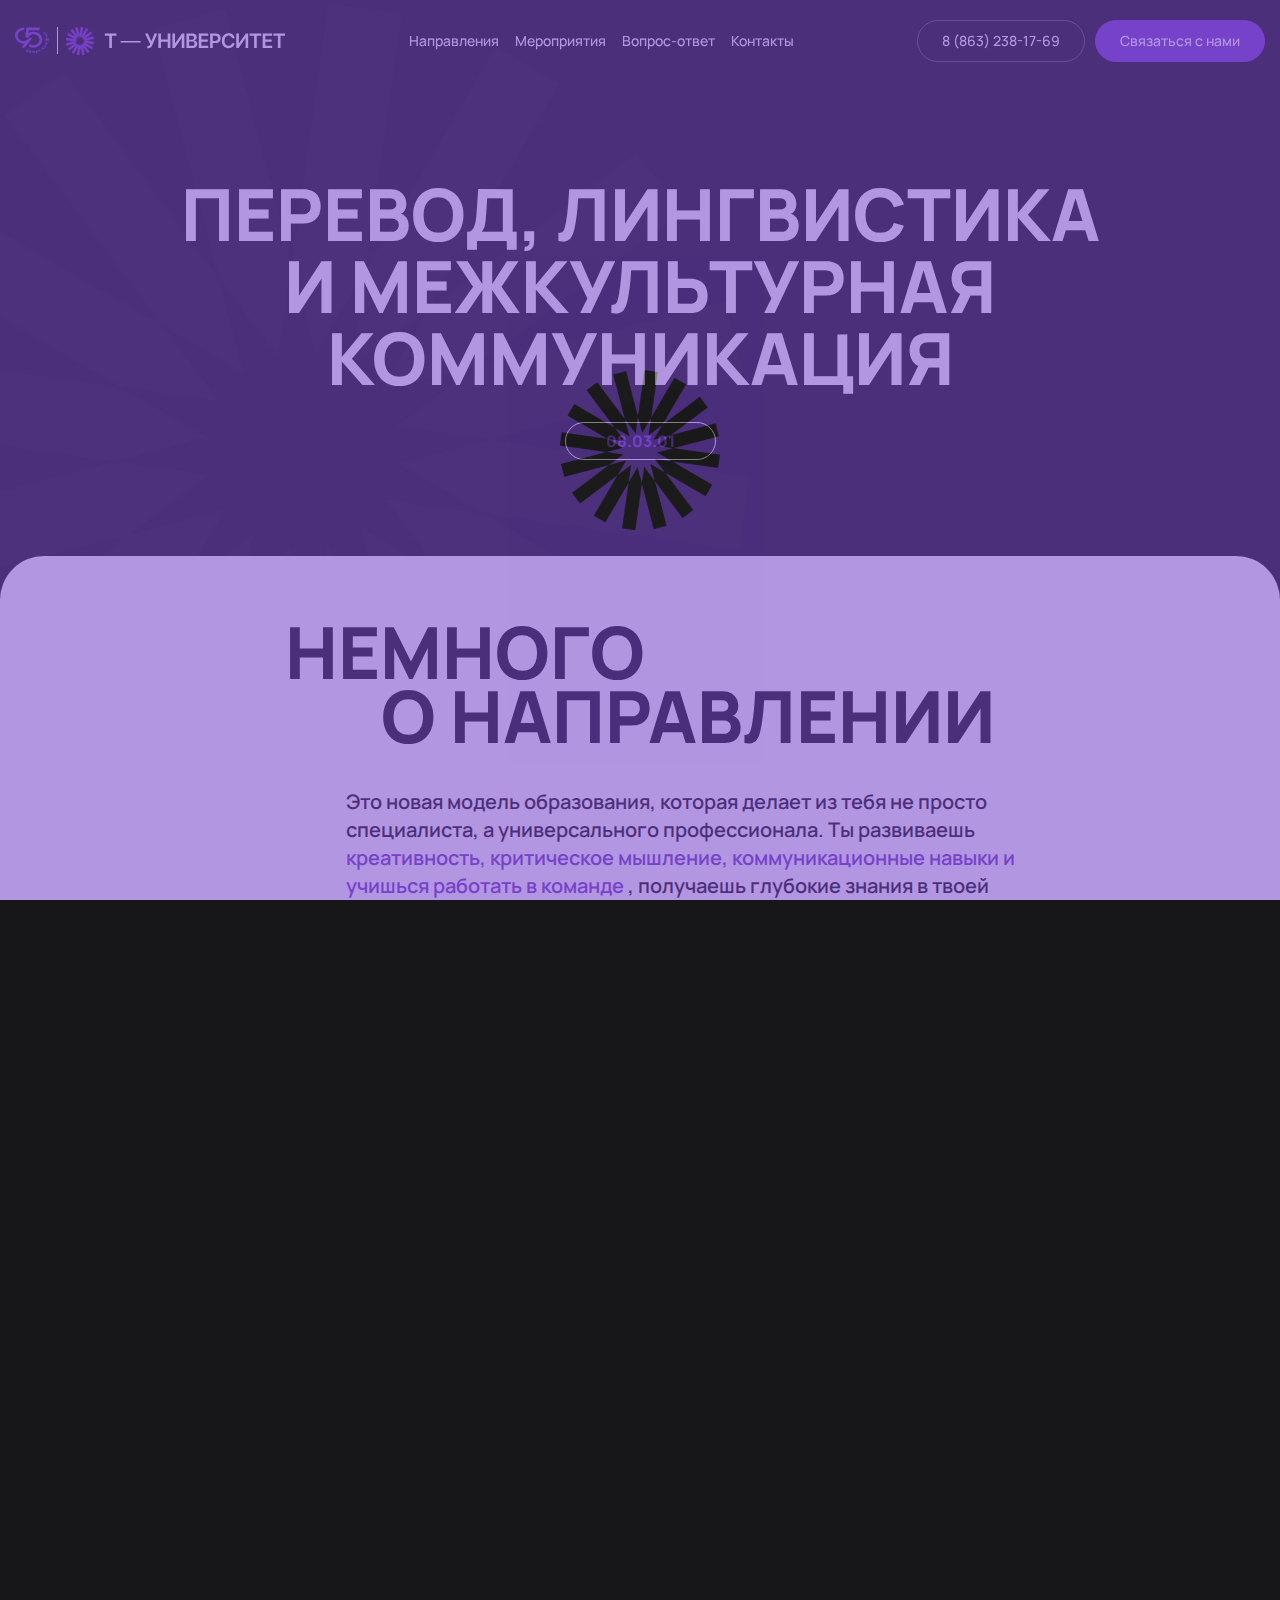
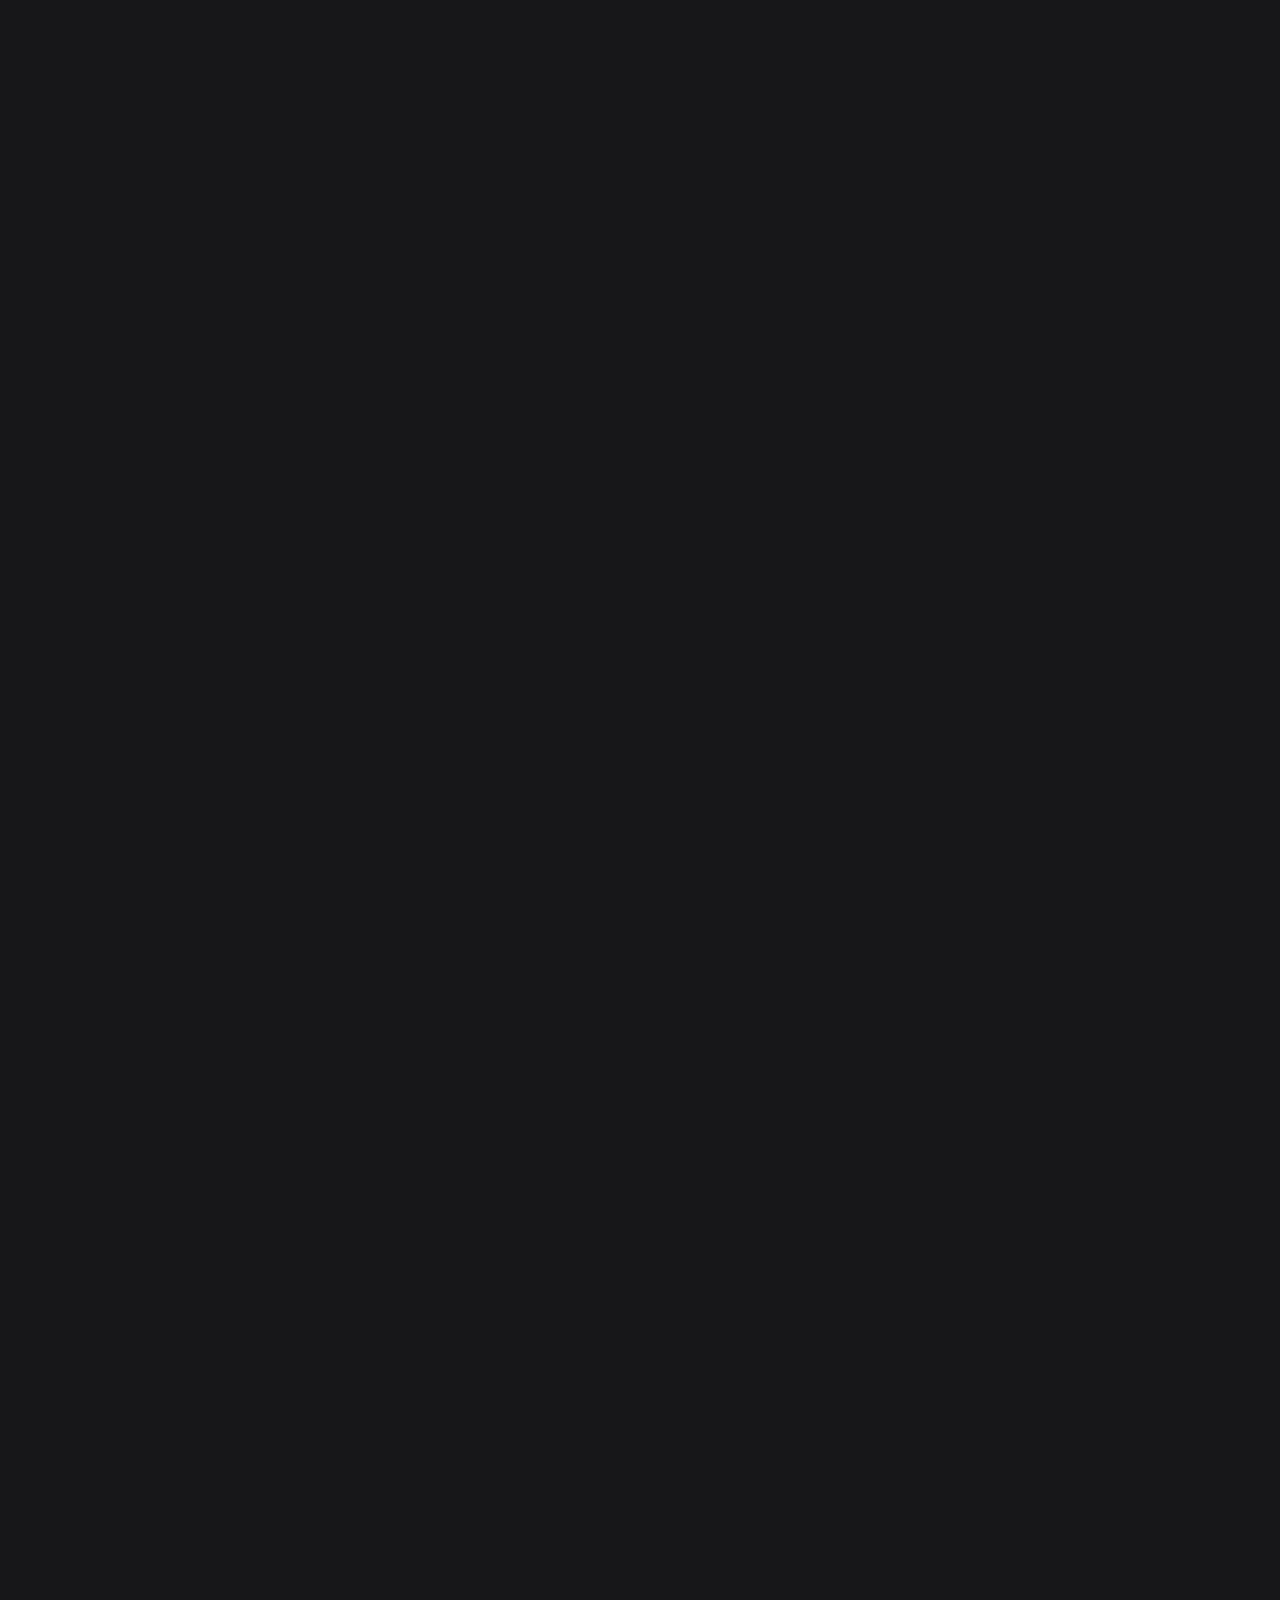
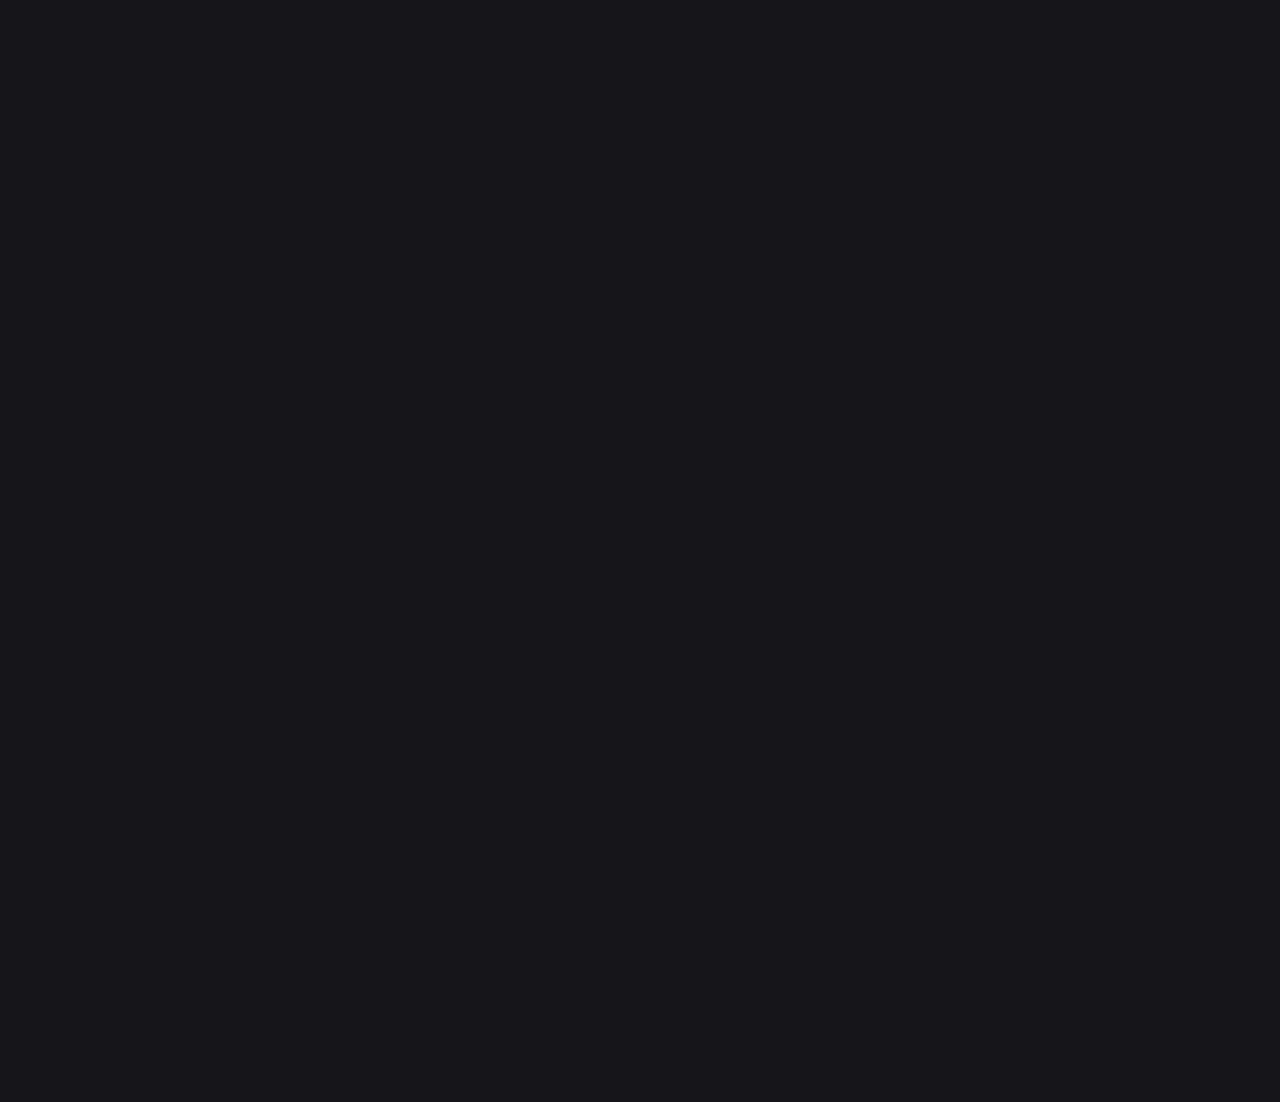
<file: course.html>
<!DOCTYPE html>
<html lang="ru" class="lock">

<head>
	<title>Цифровые производственные системы</title>
	<meta charset="UTF-8">
	<meta name="format-detection" content="telephone=no">
	<link rel="stylesheet" href="css/style.min.css?_v=20250621151721">
	<meta name="viewport" content="width=device-width, initial-scale=1.0">
</head>

<body>
	<div id="loader" aria-hidden="true" class="fixed top-0 left-0 w-full h-full bg-purple flex-center z-40">
		<img src="img/star.svg" alt="loader" class="w-40 pointer-events-none animate-spin">
	</div>

	<div class="pointer-events-none cursor-main">
		<div class="hidden fixed top-0 left-0 mix-blend-difference z-[9999999] transition-all duration-[450ms] ease-out cursor__ball--big cursor">
			<svg height="30" width="30">
				<circle cx="15" cy="15" r="12" stroke-width="0" fill="#f7f8fa"></circle>
			</svg>
		</div>

		<div class="hidden fixed top-0 left-0 mix-blend-difference z-[9999999] transition-all duration-100 ease-out cursor__ball--small cursor">
			<svg height="10" width="10">
				<circle cx="5" cy="5" r="4" stroke-width="0" fill="#f7f8fa"></circle>
			</svg>
		</div>
	</div>

	<div id="smooth-wrapper">
		<div id="smooth-content">
			<div class="wrapper">
				<header class="header py-3.5 xl:py-5 relative">
					<div class="container">
						<div class="flex items-center justify-between max-[890px]:justify-end gap-2.5 menu">
							<a href="index.html" class="max-[890px]:mr-auto flex items-center gap-2 2xlgap-4">
								<img src="img/95.svg" alt="95 лет ДГТУ" class="max-w-6 min-[1100px]:max-w-full 2xl:w-12">
								<div class="h-[20px] min-[1100px]:h-[27px] 2xl:h-[34px] w-[1px] bg-white"></div>
								<img class="max-w-40 min-[1100px]:max-w-full 2xl:w-72" src="img/logo.svg" alt="Т-УНИВЕРСИТЕТ">
							</a>
							<div class="h-0 w-0 bg-purple rounded-full absolute top-[30px] right-[30px] z-[4] origin-center transition-all ease-[cubic-bezier(0.86,0,0.07,1)] duration-[750ms] [.menu-open_&]:w-[2500px] [.menu-open_&]:h-[2500px] [.menu-open_&]:-top-[1000px] [.menu-open_&]:-right-[1000px] min-[890px]:hidden">
							</div>
							<nav class="menu__body relative z-[5] overflow-auto max-[890px]:absolute max-[890px]:top-0 max-[890px]:-right-full max-[890px]:[.menu-open_&]:right-0 max-[890px]:w-full max-[890px]:h-svh max-[890px]:delay-[750ms] max-[890px]:[.menu-open_&]:delay-[0ms] max-[890px]:flex max-[890px]:flex-col max-[890px]:justify-between max-[890px]:pb-4">
								<ul class="flex items-center max-[890px]:flex-col max-[890px]:items-end max-[890px]:pt-16 max-[890px]:pr-4 gap-6 min-[890px]:gap-1.5 md:gap-4 min-[1300px]:gap-12! text-white font-manrope text-3xl min-[890px]:text-xs lg:text-sm min-[1300px]:text-lg! min-[1600px]:text-2xl! header-ul">
									<li class="max-[890px]:mobileMenuList max-[890px]:delay-[250ms] max-[890px]:[.menu-open_&]:delay-[0ms]">
										<a href='index.html#courses' data-goto=''>Направления</a>
									</li>
									<li class="max-[890px]:mobileMenuList max-[890px]:delay-[200ms] max-[890px]:[.menu-open_&]:delay-[50ms]">
										<a href='index.html#events' data-goto=''>Мероприятия</a>
									</li>
									<li class="max-[890px]:mobileMenuList max-[890px]:delay-[150ms] max-[890px]:[.menu-open_&]:delay-[100ms]">
										<a href='index.html#questions' data-goto=''>Вопрос-ответ</a>
									</li>
									<li class="max-[890px]:mobileMenuList max-[890px]:delay-[100ms] max-[890px]:[.menu-open_&]:delay-[150ms]">
										<a href='index.html#footer' data-goto=''>Контакты</a>
									</li>
								</ul>
							</nav>
							<div class="max-[578px]:mobileMenuList max-[578px]:delay-[50ms] max-[578px]:[.menu-open_&]:delay-[200ms] flex gap-2.5 items-center font-manrope text-xs lg:text-sm 2xl:text-lg  max-[578px]:flex-col max-[578px]:items-end max-[578px]:mt-6 max-[578px]:pr-4" data-da=".menu__body, 577, last">
								<a href="tel:88632381769" class="font-medium text-white rounded-[100px] border border-gray py-2 px-4 lg:py-2.5 lg:px-6 transition duration-100 max-[578px]:bg-white max-[578px]:border-white max-[578px]:text-purple max-[578px]:text-xl max-[578px]:py-1 max-[578px]:font-bold">
									8 (863) 238-17-69
								</a>
								<a href="#" class="font-medium max-[578px]:mobileMenuList max-[578px]:delay-[0ms] max-[578px]:[.menu-open_&]:delay-[250ms] purple-btn max-[578px]:bg-white max-[578px]:border-white max-[578px]:text-purple max-[578px]:text-xl max-[578px]:py-1 max-[578px]:font-bold">Связаться
									с нами</a>
							</div>
							<button type="button" class="menu__icon icon-menu block min-[890px]:hidden relative w-7 h-4 cursor-pointer relative z-[5]
			before:transition-all before:duration-300 before:right-0 before:top-0 before:absolute before:w-full before:h-0.5 before:bg-white [.menu-open_&]:before:top-[calc(50%-1px)] [.menu-open_&]:before:-rotate-45
			after:transition-all after:duration-300 after:right-0 after:bottom-0 after:absolute after:w-full after:h-0.5 after:bg-white [.menu-open_&]:after:bottom-[calc(50%-1px)] [.menu-open_&]:after:rotate-45
			">
								<span class="transition-all duration-300 right-0 top-[calc(50%-1px)] absolute w-full h-0.5 bg-white [.menu-open_&]:w-0"></span>
							</button>
						</div>
					</div>
				</header>
				<main>
					<div class="container">
						<section class="py-24 relative flex flex-col items-center">
							<img src="img/star.svg" alt="Звезда" class="-z-10 absolute top-3 -left-32 md:top-12 md:-left-12 xl:-top-20 xl:-left-40 animate-spin w-lg md:w-xl xl:w-4xl">
							<h1 class="max-w-5xl text-center text-2xl sm:text-3xl md:text-5xl lg:text-6xl xl:text-7xl text-center font-extrabold uppercase">
								Перевод, ЛИНГВИСТИКА и&nbsp;межкультурная коммуникация
							</h1>
							<p class="mt-7 font-extrabold uppercase text-purple min-[1620px]:text-xl inline-block py-1.5 px-10 border border-white rounded-4xl">
								08.03.01
							</p>
						</section>
					</div>
					<section class="bg-white text-primary rounded-[44px] py-16 relative
					before:absolute before:w-full before:h-10 before:bottom-0 before:left-0 before:bg-purple before:z-[-1]">
						<div class="container flex flex-col items-center">
							<h2 class="uppercase text-2xl/6 sm:text-4xl/8 md:text-5xl/10 lg:text-7xl/16 font-extrabold flex flex-col items-center min-[450px]:items-start">
								<span>немного</span>
								<span class="min-[450px]:self-end min-[450px]:ml-12 md:ml-16 lg:ml-24">о направлении</span>
							</h2>
							<div class="mt-4 md:mt-10 flex flex-col gap-3.5 sm:max-w-[390px] md:max-w-[530px] lg:max-w-[780px] text-sm md:text-base lg:text-xl font-semibold text-center sm:text-left sm:pl-12 md:pl-16 lg:pl-24">
								<p>
									Это новая модель образования, которая делает из тебя не просто специалиста, а универсального
									профессионала. Ты
									развиваешь <span class="text-purple">
										креативность, критическое мышление, коммуникационные навыки и учишься работать в
										команде
									</span>, получаешь глубокие
									знания в твоей профессиональной сфере, которые делают тебя сильным специалистом!
								</p>
								<p>
									Но главное – здесь ты не просто сидишь на лекциях. Т — Университет – это <span class="text-purple">
										практика, реальные
										проекты и работа с
										индустриальными партнерами
									</span> уже во время учебы!
								</p>
							</div>
							<div class="w-full mt-6 md:mt-12 text-center sm:text-left grid gap-2.5 lg:gap-5 grid-cols-1 sm:grid-cols-2 lg:grid-cols-4">
								<div class="border border-primary rounded-2xl md:rounded-3xl py-2 sm:py-4 xl:py-6 px-4">
									<p class="font-semibold text-sm md:text-base/4 mb-1 sm:mb-3">
										Уровень образования:
									</p>
									<p class="font-extrabold text-purple uppercase text-xl md:text-2xl xl:text-3xl">
										Бакалавриат
									</p>
								</div>
								<div class="border border-primary rounded-2xl md:rounded-3xl py-2 sm:py-4 xl:py-6 px-4">
									<p class="font-semibold text-sm md:text-base/4 mb-1 sm:mb-3">
										Срок обучения:
									</p>
									<p class="font-extrabold text-purple uppercase text-xl md:text-2xl xl:text-3xl">
										4 года
									</p>
								</div>
								<div class="border border-primary rounded-2xl md:rounded-3xl py-2 sm:py-4 xl:py-6 px-4">
									<p class="font-semibold text-sm md:text-base/4 mb-1 sm:mb-3">
										Форма обучения:
									</p>
									<p class="font-extrabold text-purple uppercase text-xl md:text-2xl xl:text-3xl">
										Очная форма
									</p>
								</div>
								<div class="border border-primary rounded-2xl md:rounded-3xl py-2 sm:py-4 xl:py-6 px-4">
									<p class="font-semibold text-sm md:text-base/4 mb-1 sm:mb-3">
										Стоимость обучения:
									</p>
									<p class="font-extrabold text-purple uppercase text-xl md:text-2xl xl:text-3xl">
										135 000 ₽/год
									</p>
								</div>
							</div>
						</div>
					</section>
					<section class="bg-purple pt-8 md:pt-16 pb-6 md:pb-14 rounded-b-[44px] relative overflow-hidden">
						<img src="img/star-purple.svg" alt="Звезда" class=" absolute -top-16 -left-16 xl:-top-10 xl:-left-10 xl:w-3xl animate-spin max-[701px]:hidden">
						<div class="container flex flex-col items-center relative z-[1]">
							<h2 class="title text-white">Будущая карьера</h2>
							<div class="w-full grid mt-4 md:mt-10 mb-10 grid-cols-1 sm:grid-cols-2 gap-4">
								<a href="https://www.nipigas.ru/" target="_blank" class="partner">
									<div class="partner-info">
										<div class="partner-top">
											<p>
												АО НИПИГАЗ
											</p>
											<p>
												от 124 000 руб.
											</p>
										</div>
										<p class="partner-name">
											Инженер асу тп
										</p>
									</div>
									<div class="partner-img">
										<picture><source srcset="img/partners/5.webp" type="image/webp"><img src="img/partners/5.png" alt="АО НИПИГАЗ"></picture>
									</div>
								</a>
								<a href="https://cntdental.ru/" target="_blank" class="partner">
									<div class="partner-info">
										<div class="partner-top">
											<p>
												центр новых технолоогий
											</p>
											<p>
												от 120 000 ₽
											</p>
										</div>
										<p class="partner-name">
											Инженер-схемотехник
										</p>
									</div>
									<div class="partner-img">
										<picture><source srcset="img/partners/6.webp" type="image/webp"><img src="img/partners/6.png" alt="центр новых технолоогий"></picture>
									</div>
								</a>
								<a href="https://www.nipigas.ru/" target="_blank" class="partner">
									<div class="partner-info">
										<div class="partner-top">
											<p>
												АО НИПИГАЗ
											</p>
											<p>
												от 124 000 руб.
											</p>
										</div>
										<p class="partner-name">
											Инженер асу тп
										</p>
									</div>
									<div class="partner-img">
										<picture><source srcset="img/partners/5.webp" type="image/webp"><img src="img/partners/5.png" alt="АО НИПИГАЗ"></picture>
									</div>
								</a>
								<a href="https://cntdental.ru/" target="_blank" class="partner">
									<div class="partner-info">
										<div class="partner-top">
											<p>
												центр новых технолоогий
											</p>
											<p>
												от 120 000 ₽
											</p>
										</div>
										<p class="partner-name">
											Инженер-схемотехник
										</p>
									</div>
									<div class="partner-img">
										<picture><source srcset="img/partners/6.webp" type="image/webp"><img src="img/partners/6.png" alt="центр новых технолоогий"></picture>
									</div>
								</a>
							</div>
						</div>
					</section>
					<section class="mt-8 md:mt-20">
						<div class="container flex flex-col items-center">
							<h2 class="title">Ключевые партнеры</h2>
							<div class="w-full mt-4 md:mt-10 grid grid-cols-1 sm:grid-cols-2 lg:grid-cols-4 gap-5">
								<a href="https://www.camozzi.ru/?ysclid=lfl5na4fi6198172993" target="_blank" class="core-partners">
									<div>
										<picture><source srcset="img/partners/1.webp" type="image/webp"><img src="img/partners/1.png" alt="ООО «Камоцци – автоматика»"></picture>
									</div>
									<p>
										ООО «Камоцци – автоматика»
									</p>
								</a>
								<a href="https://www.camozzi.ru/?ysclid=lfl5na4fi6198172993" target="_blank" class="core-partners">
									<div>
										<picture><source srcset="img/partners/2.webp" type="image/webp"><img src="img/partners/2.png" alt="Компания «Умная электроника»"></picture>
									</div>
									<p>
										«Умная электроника»
									</p>
								</a>
								<a href="https://www.camozzi.ru/?ysclid=lfl5na4fi6198172993" target="_blank" class="core-partners">
									<div>
										<picture><source srcset="img/partners/3.webp" type="image/webp"><img src="img/partners/3.png" alt="ООО «Миком-Сервис»"></picture>
									</div>
									<p>
										ООО «Миком-Сервис»
									</p>
								</a>
								<a href="https://www.camozzi.ru/?ysclid=lfl5na4fi6198172993" target="_blank" class="core-partners">
									<div>
										<picture><source srcset="img/partners/4.webp" type="image/webp"><img src="img/partners/4.png" alt="ФГУ «Ростовский центр стандартизации и метрологии»"></picture>
									</div>
									<p>
										ФГУ «РСТ»
									</p>
								</a>
							</div>
						</div>
					</section>
					<section class="mt-8 md:mt-20">
						<div class="container flex flex-col items-center">
							<h2 class="title">Руководитель программы</h2>
							<div class="mt-4 md:mt-10 bg-white text-primary rounded-4xl w-full max-w-5xl flex flex-col sm:flex-row items-center sm:items-stretch text-center sm:text-left gap-10 p-5">
								<div class="rounded-4xl overflow-hidden w-52 h-52 lg:w-72 lg:h-72 shrink-0">
									<picture><source srcset="img/teacher.webp" type="image/webp"><img src="img/teacher.png" alt="Обухов Павел Серафимович" class="w-full h-full object-cover"></picture>
								</div>
								<div class="w-full flex flex-col pb-4">
									<p class="text-xl lg:text-2xl uppercase text-purple font-extrabold tracking-tight mb-1.5 lg:mb-2.5">
										Обухов Павел
										Серафимович</p>
									<p class="text-sm lg:text-base tracking-tight font-semibold mb-auto">кандидат технических
										наук</p>
									<p class="mb-1.5 lg:mb-2.5 mt-5 font-extrabold uppercase text-sm lg:text-base">область
										научных
										интересов:
									</p>
									<p class="text-sm lg:text-base font-semibold">
										Структурно-параметрический синтез эталонных математических моделей для решения задач
										управления различными современными
										техническими системами, разработка и реализация SMART систем
									</p>
									<div class="flex items-center gap-x-10 gap-y-1.5 mt-3.5 flex-wrap max-sm:justify-center">
										<a href="+78632738745" class="_icon-phone flex items-center gap-2.5 before:text-purple text-sm lg:text-base uppercase font-extrabold">
											+7 (863) 273-87-45
										</a>
										<a href="mailto:pobuhov@spark-mail.ru" class="_icon-mail flex items-center gap-2.5 before:text-purple text-sm lg:text-base uppercase font-extrabold">
											pobuhov@spark-mail.ru
										</a>
									</div>
								</div>
							</div>
						</div>
					</section>
					<section class="relative mt-8 md:mt-20 pb-16 pt-10 md:pt-20 rounded-[44px] bg-purple overflow-hidden">
						<img src="img/star-purple.svg" alt="Звезда" class=" absolute -top-16 -left-16 xl:-top-10 xl:-left-10 xl:w-3xl animate-spin max-[701px]:hidden">
						<div class="container flex flex-col items-center relative z-[1]">
							<h2 class="max-w-[950px] mx-auto uppercase text-center text-3xl/8 sm:text-4xl/8 md:text-5xl/10 lg:text-7xl/16 font-extrabold flex flex-col items-center min-[450px]:items-start text-white">
								<span>ответы на</span>
								<span class="min-[450px]:self-end min-[450px]:ml-14 md:ml-20 lg:ml-32">твои
									вопросы</span>
							</h2>
							<div data-spollers data-one-spoller class="spollers">
								<div class="spollers__item">
									<button type="button" data-spoller class="spollers__title link-alike">
										Как мне разобраться, что выбрать?
										<div class="spollers__cross"></div>
									</button>
									<div class="spollers__body">
										<p>
											В этом тебе поможет Тьютор! Ты сможешь обратиться к нему или к ней с любыми
											вопросами и
											за
											консультацией. Именно Тьютор
											объяснит тебе, как освоиться в новом образовательном пространстве, как
											ориентироваться
											в
											новых
											понятиях и правилах,
											научиться принимать решения и максимально эффективно построить свою образовательную
											траекторию.
										</p>
									</div>
								</div>
								<div class="spollers__item">
									<button type="button" data-spoller class="spollers__title link-alike">
										Зачем мне самому формировать свою образовательную траекторию?
										<div class="spollers__cross"></div>
									</button>
									<div class="spollers__body">
										<p>
											Уникальная ИОТ (Индивидуальная образовательная траектория) позволит получить
											максимум
											из
											того, что может дать
											университет в твоей профессиональной области. Тебе не придется добирать знания и
											навыки
											дополнительными платными
											курсами. Также теперь ты сможешь, прямо в университете, получить информацию о других
											областях, которые тебя интересуют,
											но не связаны с направлением подготовки. Например, если ты поступил на инженерную
											экологию,
											ты сможешь не только
											углубить знания, изучив мировые тренды в области энергосбережения, но и пройти
											модуль
											графического дизайна, если он
											интересен тебе в плане общего развития.
										</p>
									</div>
								</div>
								<div class="spollers__item">
									<button type="button" data-spoller class="spollers__title link-alike">
										Как выпускник я буду отличаться от тех, кто учился по традиционной программе?
										<div class="spollers__cross"></div>
									</button>
									<div class="spollers__body">
										<p>
											Формально — ничем. У тебя будет диплом государственного образца, который ты получишь
											по
											итогу
											прохождения программы из курсов, соответствующих государственным стандартам.
											Фактически
											—
											всем! Образовательное пространство Т-университета сформировано так, что ты получишь,
											помимо
											профессиональных компетенций и навыков, ряд умений и способностей, которые
											необходимы в
											современном мире.
										</p>
									</div>
								</div>
								<div class="spollers__item">
									<button type="button" data-spoller class="spollers__title link-alike">
										У меня будет группа?
										<div class="spollers__cross"></div>
									</button>
									<div class="spollers__body">
										<p>
											В новом образовательном пространстве на 1 и 2 курсе ты будешь учиться вместе со
											студентами
											других направлений
											подготовки, у вас будут смешанные команды. На элективных курсах рядом с тобой также
											могут
											оказаться студенты других
											направлений, выбравшие этот курс для углубления знаний или расширения кругозора. Так
											за
											два
											года ты приобретешь друзей и
											знакомых их самых разных сфер!
										</p>
										<p>
											На 3 и 4 курсе, когда выберешь мейджор, ты уже будешь учиться плечом к плечу с теми,
											кто
											выбрал то же направление
											подготовки. Это твоя профессиональная команда, те, с кем тебе не только общаться, но
											и,
											возможно, работать.
										</p>
									</div>
								</div>
							</div>
						</div>
					</section>
				</main>
				<footer class="footer font-manrope mt-10 md:mt-20" id="footer">
					<div class="container">
						<a href="index.html" class="inline-block">
							<img src="img/logo.svg" alt="logo">
						</a>
						<div class="mt-5 grid gap-x-2.5 gap-y-10 grid-cols-1 sm:grid-cols-2 lg:grid-cols-4">
							<ul class="flex flex-col max-sm:flex-wrap max-sm:max-h-[100px] items-start gap-2 sm:gap-2.5">
								<li><a href='index.html#about' data-goto=''>О Т — университете</a></li>
								<li><a href='index.html#direction' data-goto=''>Образование</a></li>
								<li><a href='index.html#courses' data-goto=''>Направления</a></li>
								<li><a href='index.html#events' data-goto=''>Мероприятия</a></li>
								<li><a href='index.html#questions' data-goto=''>Вопрос-ответ</a></li>
							</ul>
							<ul class="flex flex-col items-start gap-2 sm:gap-2.5">
								<li><a href="https://vk.com/t.donstu" target="_blank" class="_icon-vk flex items-center gap-2">Перейти во
										Вконтакте</a></li>
								<li><a href="#" class="_icon-wa flex items-center gap-2">Написать в WhatsApp</a></li>
								<li><a href="mailto:iot@gs.donstu.ru" class="_icon-mail flex items-center gap-2">iot@gs.donstu.ru</a></li>
								<li><a href="tel:88632738648" class="_icon-phone flex items-center gap-2">8 (863) 273-86-48</a></li>
								<li><a href="tel:88632381769" class="_icon-phone flex items-center gap-2">8 (863) 238-17-69</a></li>
							</ul>
							<div class="flex flex-col items-center text-center sm:text-left sm:items-start justify-between gap-2">
								<div class="flex flex-col items-center sm:items-start gap-2 sm:gap-2.5">
									<p>Время работы тех поддержки</p>
									<p class="text-[#838383]">Пн-Вс 07:00 -- 19:00 (по мск)</p>
									<a href="https://yandex.ru/maps/org/donskoy_gosudarstvenny_tekhnicheskiy_universitet/100522677108/?ll=39.712281%2C47.237272&mode=search&sctx=ZAAAAAgBEAAaKAoSCWhaYmU03ENAEZ%2BUSQ1tnEdAEhIJj3IwmwDD3j8Rx9XIrrSMyD8iBgABAgMEBSgKOABAi80GSAFqAnJ1nQHNzMw9oAEAqAEAvQH3hBFqwgE22ufx74sB9Kb5vPYC9Om91QTJ0PaABpbJr%2FLQAabxjoYF%2Ftz2xwTi%2F%2B%2BSBcPCz4fbAuONlf8GggII0LTQs9GC0YOKAgCSAgCaAgxkZXNrdG9wLW1hcHOqAgk4MjU2MTUyMjSwAgE%3D&sll=39.712281%2C47.237272&sspn=0.001211%2C0.000666&text=дгту&z=20.17" target="_blank" class="text-[#838383] transition-all duration-150 hover:text-purple">пл. Гагарина 1,
										ауд. 454/455</a>
									<a href="#" target="_blank" class="hidden sm:inline-block text-[#838383] transition-all duration-150 hover:text-purple">Политика
										конфиденциальности</a>
									<p class="hidden sm:inline-block text-[#838383]">
										© 2025. Все права защищены
									</p>
								</div>
							</div>
							<div class="flex flex-col items-center text-center sm:text-left sm:items-start justify-between gap-2">
								<div class="flex flex-col items-center sm:items-start gap-2 sm:gap-2.5">
									<p>Сайт сделали:</p>
									<a href="https://t.me/ppixelzip" target="_blank" class="text-[#838383] transition-all duration-150 hover:text-purple">
										Дизайн: Хонявко Руслан Владимирович
									</a>
									<a href="https://t.me/adreyil" target="_blank" class="text-[#838383] transition-all duration-150 hover:text-purple">
										Вёрстка: Ильин Андрей Александрович
									</a>
								</div>
							</div>
						</div>
						<div class="flex sm:hidden flex-col items-center gap-2.5 mt-10">
							<a href="#" class="text-[#838383] transition-all duration-150 hover:text-purple">
								Политика конфиденциальности
							</a>
							<p class="text-[#838383]">
								© 2025. Все права защищены
							</p>
						</div>
					</div>
					<div class="w-full mt-10 sm:mt-20">
						<img src="img/footer-text.svg" class="w-full" alt="Т-УНИВЕРСИТЕТ">
					</div>
				</footer>
			</div>
		</div>
	</div>
	<!-- </div> -->
	<!-- 
<div id="popup" aria-hidden="true" class="popup">
	<div class="popup__wrapper">
		<div class="popup__content">
			<button data-close type="button" class="popup__close">Закрыть</button>
			<div class="popup__text">
			</div>
		</div>
	</div>
</div>
 -->

	<script src="js/app.min.js?_v=20250621151721"></script>
</body>

</html>
</file>
